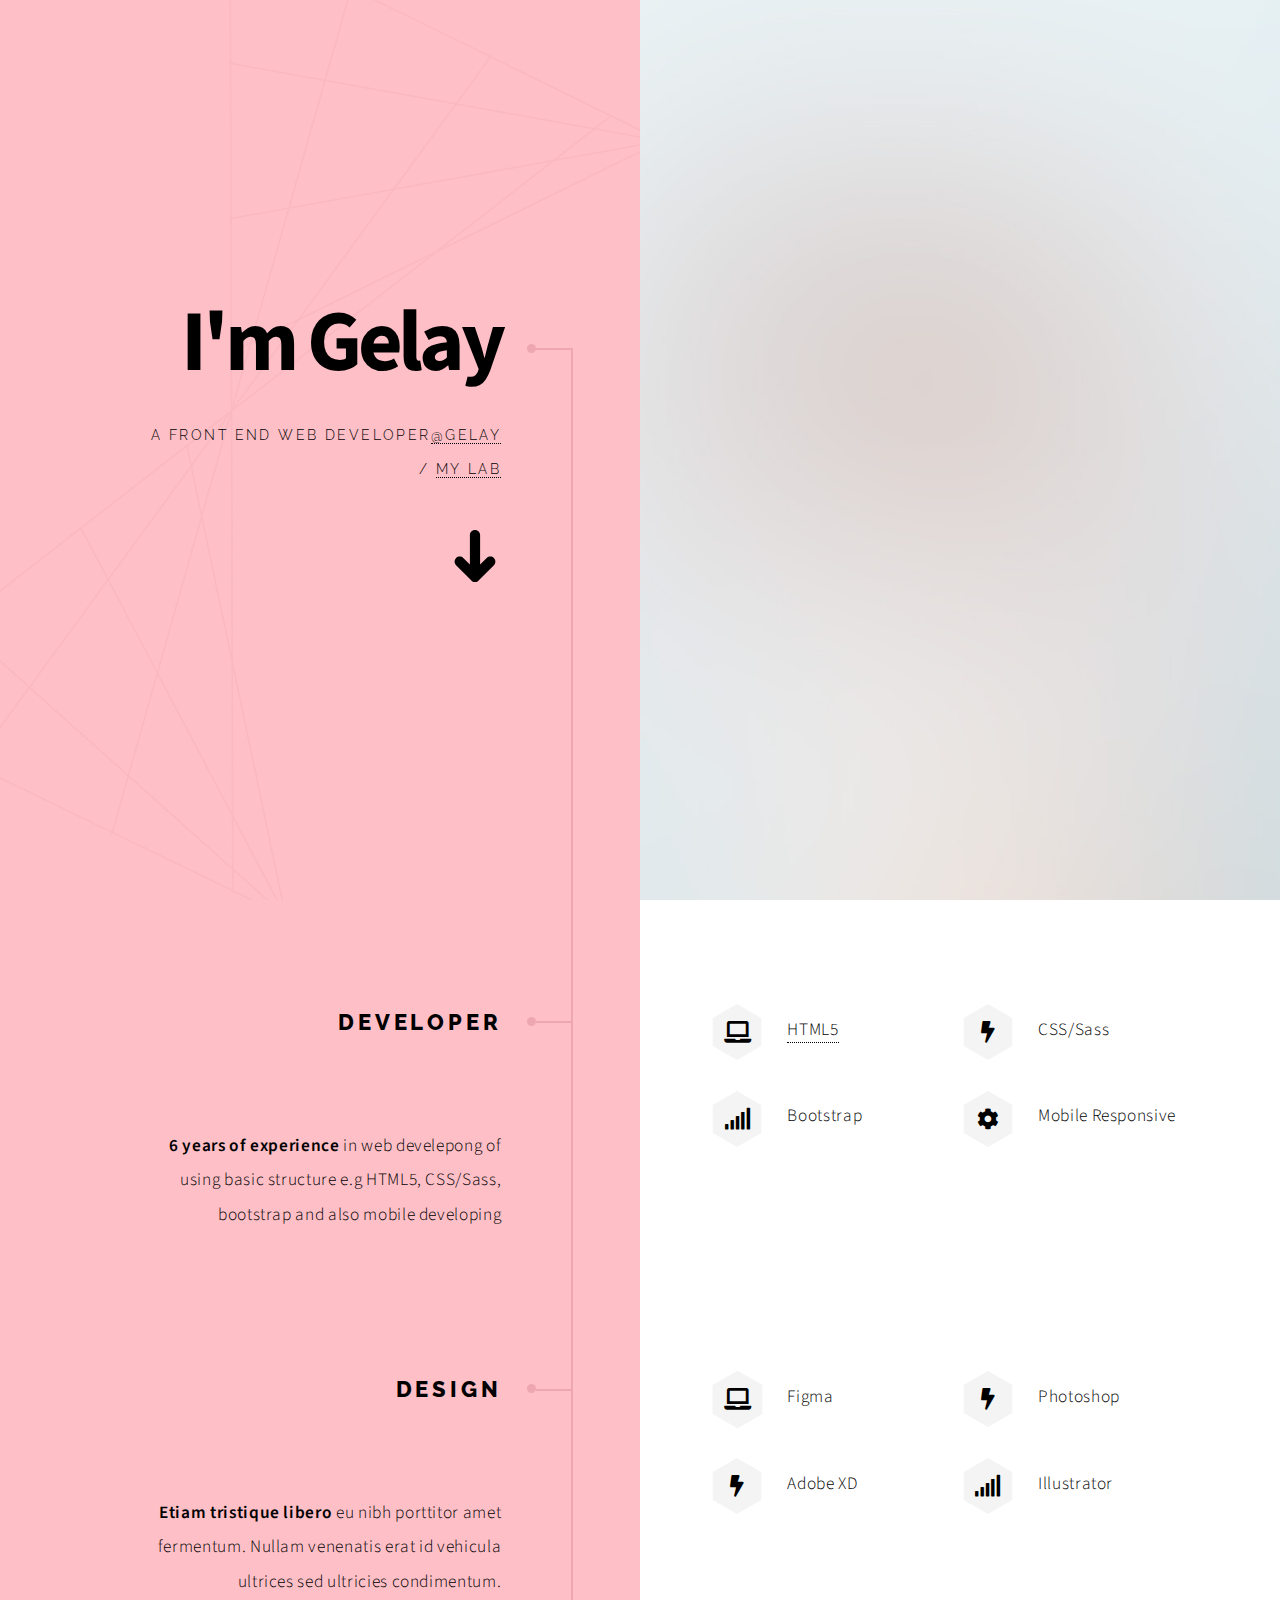
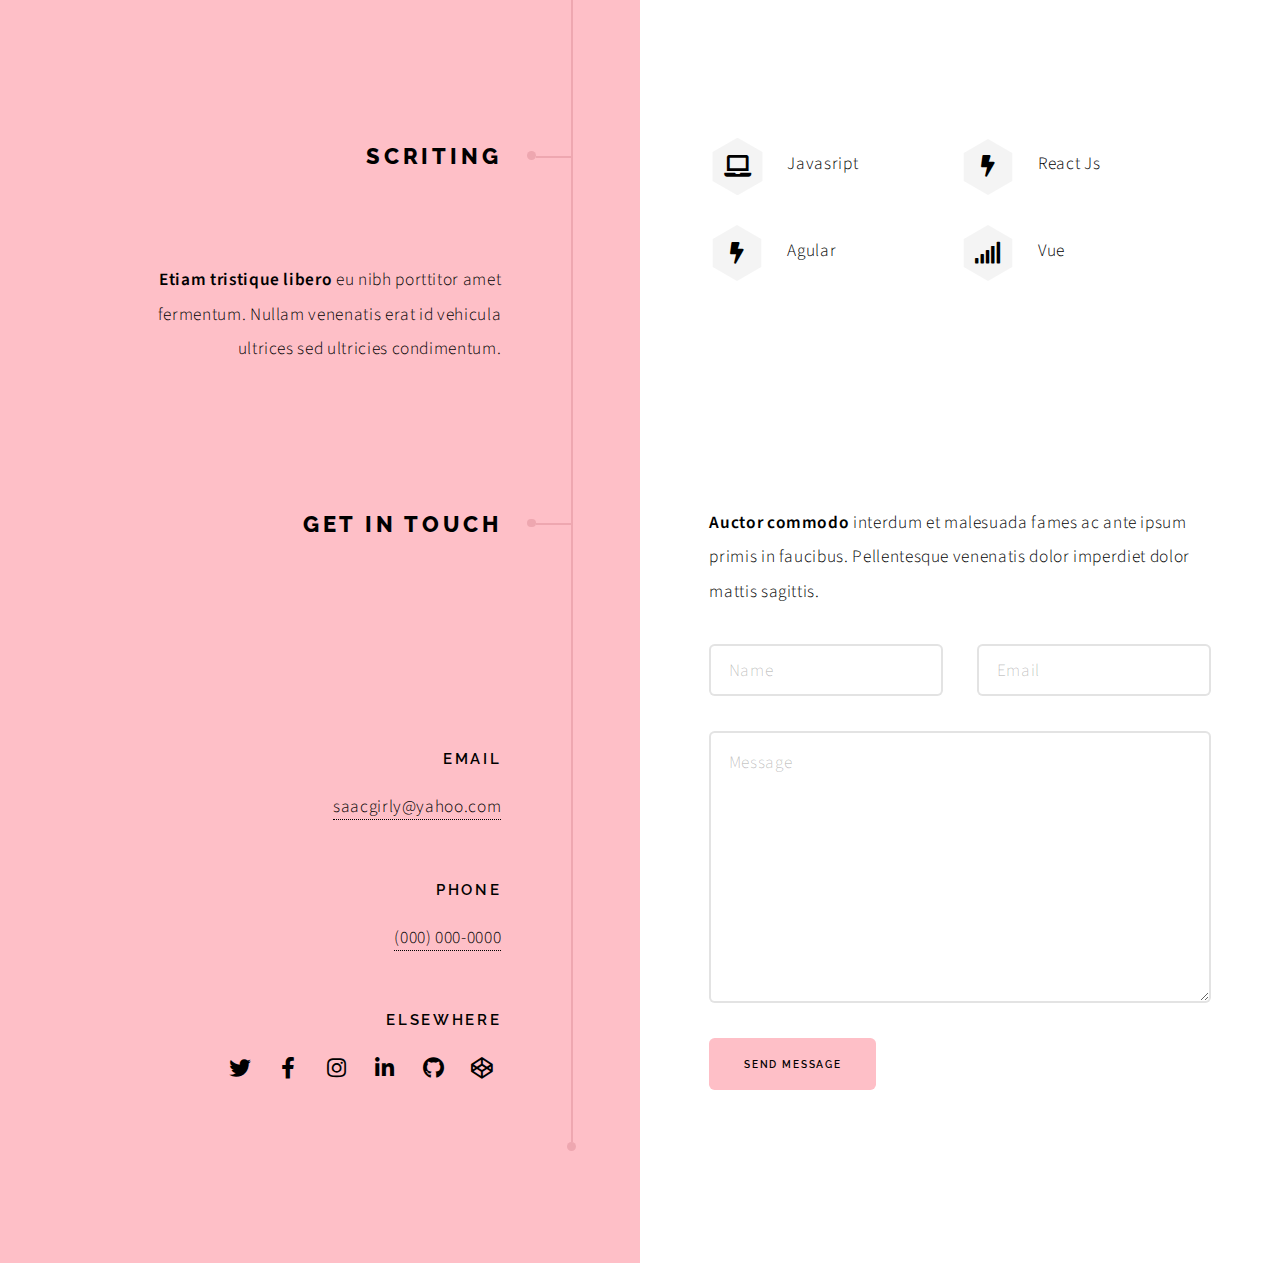
<file: index.html>
<!DOCTYPE HTML>
<html>
	<head>
		<title>Gelay Saac Web Developer</title>
		<meta charset="utf-8" />
		<meta name="viewport" content="width=device-width, initial-scale=1, user-scalable=no" />
		<meta name="description" content="" />
		<meta name="keywords" content="" />
		<link rel="stylesheet" href="assets/css/main.css" />
	</head>
	<body class="is-preload">

		<!-- Wrapper -->
			<div id="wrapper">

				<!-- Intro -->
					<section class="intro">
						<header>
							<h1>I'm Gelay</h1>
							<p>a Front end Web Developer<a href="www.linkedin.com/in/gelay-saac">@gelay</a> / <a href="https://github.com/gelaysaac-lab">MY LAB</a></p>
							<ul class="actions">
								<li><a href="#first" class="arrow scrolly"><span class="label">Next</span></a></li>
							</ul>
						</header>
						<div class="content">
							<span class="image fill" data-position="center"><img src="images/pic01.jpg" alt="" /></span>
						</div>
					</section>

				<!-- Section -->
					<section id="first">
						<header>
							<h2>Developer</h2>
							<p><strong>6 years of experience</strong> in web develepong of using basic structure e.g HTML5, CSS/Sass, bootstrap and also mobile developing</p>							
						</header>
						<div class="content">
							<ul class="feature-icons">
								<li class="icon solid fa-laptop"><a href="pages/html/index.html">HTML5</a></li>
								<li class="icon solid fa-bolt">CSS/Sass</li>
								<li class="icon solid fa-signal">Bootstrap</li>
								<li class="icon solid fa-cog">Mobile Responsive</li>
							</ul>
						</div>
					</section>

				<!-- Section -->
				<section>
					<header>
						<h2>Design</h2>
						<p><strong>Etiam tristique libero</strong> eu nibh porttitor amet fermentum. Nullam venenatis erat id vehicula ultrices sed ultricies condimentum.</p>
					</header>
					<div class="content">
						
						<ul class="feature-icons">
							<li class="icon solid fa-laptop">Figma</li>
							<li class="icon solid fa-bolt">Photoshop</li>
							<li class="icon solid fa-bolt">Adobe XD</li>
							<li class="icon solid fa-signal">Illustrator</li>
						</ul>
					
					</div>
				</section>

				<!-- Section -->
					<section>
						<header>
							<h2>Scriting</h2>
							<p><strong>Etiam tristique libero</strong> eu nibh porttitor amet fermentum. Nullam venenatis erat id vehicula ultrices sed ultricies condimentum.</p>
						</header>
						<div class="content">
							
							<ul class="feature-icons">
								<li class="icon solid fa-laptop">Javasript</li>
								<li class="icon solid fa-bolt">React Js</li>
								<li class="icon solid fa-bolt">Agular</li>
								<li class="icon solid fa-signal">Vue</li>
							</ul>
							
						</div>
					</section>

				

				<!-- Elements -->
				<!--
					<section>
						<header>
							<h2>Elements</h2>
						</header>
						<div class="content">

							<section>
								<header>f\
									<h3>Text</h3>
								</header>
								<div class="content">
									<p>This is <b>bold</b> and this is <strong>strong</strong>. This is <i>italic</i> and this is <em>emphasized</em>.
									This is <sup>superscript</sup> text and this is <sub>subscript</sub> text.
									This is <u>underlined</u> and this is code: <code>for (;;) { ... }</code>. Finally, <a href="#">this is a link</a>.</p>
									<hr />
									<h2>Heading Level 2</h2>
									<h3>Heading Level 3</h3>
									<h4>Heading Level 4</h4>
									<h5>Heading Level 5</h5>
									<hr />
									<h5>Blockquote</h5>
									<blockquote>Fringilla nisl. Donec accumsan interdum nisi, quis tincidunt felis sagittis eget tempus euismod. Vestibulum ante ipsum primis in faucibus vestibulum. Blandit adipiscing eu felis iaculis volutpat ac adipiscing accumsan faucibus. Vestibulum ante ipsum primis in faucibus lorem ipsum dolor sit amet nullam adipiscing eu felis.</blockquote>
									<h5>Preformatted</h5>
									<pre><code>i = 0;

while (!deck.isInOrder()) {
  print 'Iteration ' + i;
  deck.shuffle();
  i++;
}

print 'Sorted in ' + i + ' iterations.';</code></pre>
								</div>
							</section>

							<section>
								<header>
									<h3>Lists</h3>
								</header>
								<div class="content">

									<h4>Unordered</h4>
									<ul>
										<li>Dolor pulvinar etiam.</li>
										<li>Sagittis adipiscing.</li>
										<li>Felis enim feugiat.</li>
									</ul>

									<h4>Alternate</h4>
									<ul class="alt">
										<li>Dolor pulvinar etiam.</li>
										<li>Sagittis adipiscing.</li>
										<li>Felis enim feugiat.</li>
									</ul>

									<h4>Ordered</h4>
									<ol>
										<li>Dolor pulvinar etiam.</li>
										<li>Etiam vel felis viverra.</li>
										<li>Felis enim feugiat.</li>
										<li>Dolor pulvinar etiam.</li>
										<li>Etiam vel felis lorem.</li>
										<li>Felis enim et feugiat.</li>
									</ol>
									<h4>Icons</h4>
									<ul class="icons">
										<li><a href="#" class="icon brands fa-twitter"><span class="label">Twitter</span></a></li>
										<li><a href="#" class="icon brands fa-facebook-f"><span class="label">Facebook</span></a></li>
										<li><a href="#" class="icon brands fa-instagram"><span class="label">Instagram</span></a></li>
										<li><a href="#" class="icon brands fa-github"><span class="label">Github</span></a></li>
									</ul>

									<h4>Actions</h4>
									<ul class="actions">
										<li><a href="#" class="button primary">Default</a></li>
										<li><a href="#" class="button">Default</a></li>
									</ul>
									<ul class="actions stacked">
										<li><a href="#" class="button primary">Default</a></li>
										<li><a href="#" class="button">Default</a></li>
									</ul>
								</div>
							</section>

							<section>
								<header>
									<h3>Table</h3>
								</header>
								<div class="content">
									<h4>Default</h4>
									<div class="table-wrapper">
										<table>
											<thead>
												<tr>
													<th>Name</th>
													<th>Description</th>
													<th>Price</th>
												</tr>
											</thead>
											<tbody>
												<tr>
													<td>Item One</td>
													<td>Ante turpis integer aliquet porttitor.</td>
													<td>29.99</td>
												</tr>
												<tr>
													<td>Item Two</td>
													<td>Vis ac commodo adipiscing arcu aliquet.</td>
													<td>19.99</td>
												</tr>
												<tr>
													<td>Item Three</td>
													<td> Morbi faucibus arcu accumsan lorem.</td>
													<td>29.99</td>
												</tr>
												<tr>
													<td>Item Four</td>
													<td>Vitae integer tempus condimentum.</td>
													<td>19.99</td>
												</tr>
												<tr>
													<td>Item Five</td>
													<td>Ante turpis integer aliquet porttitor.</td>
													<td>29.99</td>
												</tr>
											</tbody>
											<tfoot>
												<tr>
													<td colspan="2"></td>
													<td>100.00</td>
												</tr>
											</tfoot>
										</table>
									</div>

									<h4>Alternate</h4>
									<div class="table-wrapper">
										<table class="alt">
											<thead>
												<tr>
													<th>Name</th>
													<th>Description</th>
													<th>Price</th>
												</tr>
											</thead>
											<tbody>
												<tr>
													<td>Item One</td>
													<td>Ante turpis integer aliquet porttitor.</td>
													<td>29.99</td>
												</tr>
												<tr>
													<td>Item Two</td>
													<td>Vis ac commodo adipiscing arcu aliquet.</td>
													<td>19.99</td>
												</tr>
												<tr>
													<td>Item Three</td>
													<td> Morbi faucibus arcu accumsan lorem.</td>
													<td>29.99</td>
												</tr>
												<tr>
													<td>Item Four</td>
													<td>Vitae integer tempus condimentum.</td>
													<td>19.99</td>
												</tr>
												<tr>
													<td>Item Five</td>
													<td>Ante turpis integer aliquet porttitor.</td>
													<td>29.99</td>
												</tr>
											</tbody>
											<tfoot>
												<tr>
													<td colspan="2"></td>
													<td>100.00</td>
												</tr>
											</tfoot>
										</table>
									</div>
								</div>
							</section>

							<section>
								<header>
									<h3>Buttons</h3>
								</header>
								<div class="content">
									<ul class="actions">
										<li><a href="#" class="button primary">Primary</a></li>
										<li><a href="#" class="button">Default</a></li>
									</ul>
									<ul class="actions">
										<li><a href="#" class="button large">Large</a></li>
										<li><a href="#" class="button">Default</a></li>
										<li><a href="#" class="button small">Small</a></li>
									</ul>
									<ul class="actions">
										<li><a href="#" class="button primary icon solid fa-download">Icon</a></li>
										<li><a href="#" class="button icon solid fa-download">Icon</a></li>
									</ul>
									<ul class="actions">
										<li><span class="button primary disabled">Disabled</span></li>
										<li><span class="button disabled">Disabled</span></li>
									</ul>
								</div>
							</section>

							<section>
								<header>
									<h3>Form</h3>
								</header>
								<div class="content">
									<form method="post" action="#">
										<div class="fields">
											<div class="field half">
												<label for="demo-name">Name</label>
												<input type="text" name="demo-name" id="demo-name" value="" placeholder="Jane Doe" />
											</div>
											<div class="field half">
												<label for="demo-email">Email</label>
												<input type="email" name="demo-email" id="demo-email" value="" placeholder="jane@untitled.tld" />
											</div>
											<div class="field">
												<label for="demo-category">Category</label>
												<select name="demo-category" id="demo-category">
													<option value="">-</option>
													<option value="1">Manufacturing</option>
													<option value="1">Shipping</option>
													<option value="1">Administration</option>
													<option value="1">Human Resources</option>
												</select>
											</div>
											<div class="field half">
												<input type="radio" id="demo-priority-low" name="demo-priority" checked>
												<label for="demo-priority-low">Low</label>
											</div>
											<div class="field half">
												<input type="radio" id="demo-priority-high" name="demo-priority">
												<label for="demo-priority-high">High</label>
											</div>
											<div class="field half">
												<input type="checkbox" id="demo-copy" name="demo-copy">
												<label for="demo-copy">Email me a copy</label>
											</div>
											<div class="field half">
												<input type="checkbox" id="demo-human" name="demo-human" checked>
												<label for="demo-human">Not a robot</label>
											</div>
											<div class="field">
												<label for="demo-message">Message</label>
												<textarea name="demo-message" id="demo-message" placeholder="Enter your message" rows="6"></textarea>
											</div>
										</div>
										<ul class="actions">
											<li><input type="submit" value="Send Message" class="primary" /></li>
											<li><input type="reset" value="Reset" /></li>
										</ul>
									</form>
								</div>
							</section>

						</div>
					</section>
				-->

				<!-- Section -->
					<section>
						<header>
							<h2>Get in touch</h2>
						</header>
						<div class="content">
							<p><strong>Auctor commodo</strong> interdum et malesuada fames ac ante ipsum primis in faucibus. Pellentesque venenatis dolor imperdiet dolor mattis sagittis.</p>
							<form>
								<div class="fields">
									<div class="field half">
										<input type="text" name="name" id="name" placeholder="Name" />
									</div>
									<div class="field half">
										<input type="email" name="email" id="email" placeholder="Email" />
									</div>
									<div class="field">
										<textarea name="message" id="message" placeholder="Message" rows="7"></textarea>
									</div>
								</div>
								<ul class="actions">
									<li><input type="submit" value="Send Message" class="button primary" /></li>
								</ul>
							</form>
						</div>
						<footer>
							<ul class="items">
								<li>
									<h3>Email</h3>
									<a href="#">saacgirly@yahoo.com</a>
								</li>
								<li>
									<h3>Phone</h3>
									<a href="#">(000) 000-0000</a>
								</li>
								
								<li>
									<h3>Elsewhere</h3>
									<ul class="icons">
										<li><a href="#" class="icon brands fa-twitter"><span class="label">Twitter</span></a></li>
										<li><a href="#" class="icon brands fa-facebook-f"><span class="label">Facebook</span></a></li>
										<li><a href="#" class="icon brands fa-instagram"><span class="label">Instagram</span></a></li>
										<li><a href="#" class="icon brands fa-linkedin-in"><span class="label">LinkedIn</span></a></li>
										<li><a href="#" class="icon brands fa-github"><span class="label">GitHub</span></a></li>
										<li><a href="#" class="icon brands fa-codepen"><span class="label">Codepen</span></a></li>
									</ul>
								</li>
							</ul>
						</footer>
					</section>

				<!-- Copyright -->
					<!-- <div class="copyright">&copy; Untitled. All rights reserved. Design: <a href="https://html5up.net">HTML5 UP</a>.</div> -->

			</div>

		<!-- Scripts -->
			<script src="assets/js/jquery.min.js"></script>
			<script src="assets/js/jquery.scrolly.min.js"></script>
			<script src="assets/js/browser.min.js"></script>
			<script src="assets/js/breakpoints.min.js"></script>
			<script src="assets/js/util.js"></script>
			<script src="assets/js/main.js"></script>

	</body>
</html>
</file>
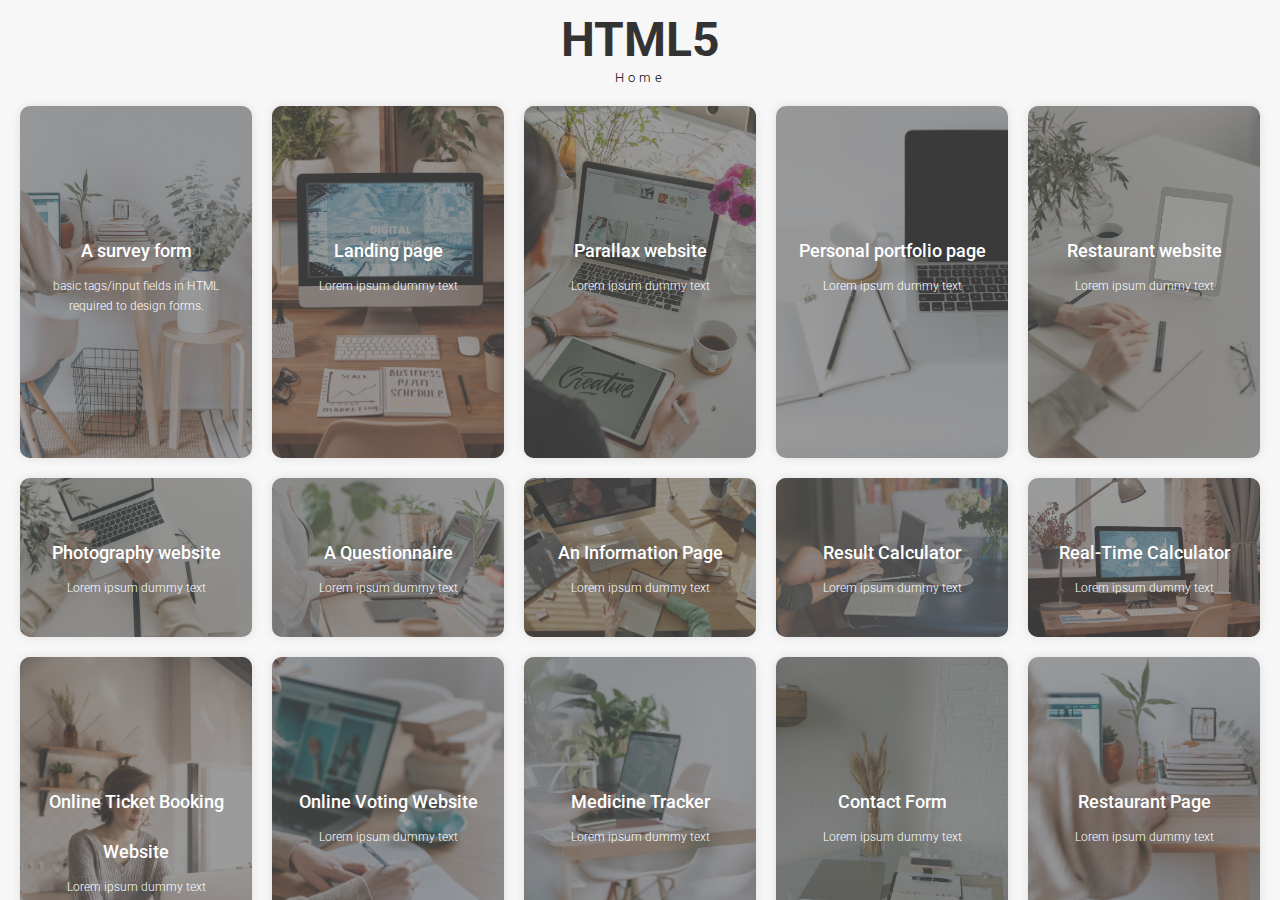
<file: pages/html/index.html>
<!DOCTYPE html>
<html lang="en">
<head>
<meta charset="UTF-8">
<meta name="viewport" content="width=device-width, initial-scale=1.0">
<title>HTML Page</title>
<link rel="preconnect" href="https://fonts.googleapis.com">
<link rel="preconnect" href="https://fonts.gstatic.com" crossorigin>
<link href="https://fonts.googleapis.com/css2?family=Roboto:ital,wght@0,100;0,300;0,400;0,500;0,700;1,100;1,300;1,400;1,500;1,700&display=swap" rel="stylesheet">
<style>
  body {
    margin: 0;
    font-family: 'Roboto', sans-serif;
  }
  .container {
    height: 100vh;
    overflow-x: hidden;
    overflow-y: auto;
    /* perspective: 1px; */
    background-color: #f6f6f6d6;
  }
  .parallax-section {
    position: relative;
    width: 100%;
    /*height: 100vh;*/
    display: flex;
    justify-content: center;
    align-items: center;
    /* background-attachment: fixed; */
    background-size: cover;
    background-position: center;
   
  }
  .parallax-content {
    text-align: center;
    color: #343333;
  }
  .parallax-content h1 {
    font-size: 3rem;
    margin-bottom: 20px;
    line-height: 15px ;
  }
  .parallax-content p {
    font-size: 1.5rem;
    margin-bottom: 40px;
  }
  .image-grid {
    display: grid;
    grid-template-columns: repeat(auto-fit, minmax(200px, 1fr));
    gap: 20px;
    padding: 20px;
  }
  .image-item {
    overflow: hidden;
    border-radius: 10px;
    box-shadow: 0px 0px 10px rgba(0, 0, 0, 0.1);
  }
  .image-item img {
    width: 100%;
    height: 100%;
    object-fit: cover;
    transition: transform 0.5s ease;
  }
  .image-item:hover img {
    transform: scale(1.1);
  }
  .image-item{
    position: relative;
  }
  .title{
    background: #5e5e5e9e;
    position: absolute;
    width: 100%;
    top: 0;
    height: 100%;
    color: #fff;
  }
  .title div{
    height: 100px;
    line-height: 100px;
    text-align: center;
    line-height: 50px;
  }
  .heading {
    font-weight: 500;
    font-size: 18px;
  }
  .heading a{
    color: #fff;
    text-decoration: none;
  }
  .heading a:hover{
    color:#d2d2d2
  }
  .heading .desc{
    text-align: center;
    display: block;
    font-weight: 300;
    font-size: 12px;
    padding: 0 20px;
    line-height: 20px;
  }
  .v-50{
    padding-top: 120px;
  }
  .v-10{
    padding-top: 50px;
  }
  .link{
    line-height: 17px;
    font-weight: 300;
    color: #000;
    font-size: 13px;
    letter-spacing: 4px;
    text-decoration: blink;
  }
  
</style>
</head>
<body>
<div class="container">
  <section class="parallax-section">
    <div class="parallax-content">
      <h1>HTML5</h1>
      <a class="link" href="../../index.html">Home</a>
    </div>
  </section>
  <div class="image-grid">
    <div class="image-item">
      <img src="img/ov-img1.jpg" alt="Image 1">
      <div class="title">
        <div class='heading v-50'><a href="">A survey form </a><span class="desc">basic tags/input fields in HTML required to design forms.</span></div>
      </div>
    </div>
    <div class="image-item"><img src="img/ov-img2.jpg" alt="Image 2">
      <div class="title">
        <div class='heading v-50'><a href="">Landing page</a>
          <span class="desc">Lorem ipsum dummy text</span></div>        
      </div>
    </div>
    <div class="image-item"><img src="img/ov-img3.jpg" alt="Image 3">
      <div class="title">
        <div class='heading v-50'>Parallax website
          <span class="desc">Lorem ipsum dummy text</span></div>        
      </div>
    </div>
    <div class="image-item"><img src="img/ov-img4.jpg" alt="Image 4">
      <div class="title">
        <div class='heading v-50'>Personal portfolio page
          <span class="desc">Lorem ipsum dummy text</span></div>        
      </div>
    </div>
    <div class="image-item"><img src="img/ov-img5.jpg" alt="Image 2">
      <div class="title">
        <div class='heading v-50'><a href="">Restaurant website</a>
          <span class="desc">Lorem ipsum dummy text</span></div>        
      </div>
    </div>
    <div class="image-item"><img src="img/ov-img6.jpg" alt="Image 2">
      <div class="title">
        <div class='heading v-10'><a href="">Photography website </a>
          <span class="desc">Lorem ipsum dummy text</span></div>        
      </div>
    </div>
    <div class="image-item"><img src="img/ov-img7.jpg" alt="Image 2">
      <div class="title">
        <div class='heading v-10'><a href="">A Questionnaire</a>
          <span class="desc">Lorem ipsum dummy text</span></div>        
      </div>
    </div>
    <div class="image-item"><img src="img/ov-img8.jpg" alt="Image 2">
      <div class="title">
        <div class='heading v-10'><a href="">An Information Page</a>
          <span class="desc">Lorem ipsum dummy text</span></div>        
      </div>
    </div>
    <div class="image-item"><img src="img/ov-img9.jpg" alt="Image 2">
      <div class="title">
        <div class='heading v-10'><a href="">Result Calculator</a>
          <span class="desc">Lorem ipsum dummy text</span></div>        
      </div>
    </div>
    <div class="image-item"><img src="img/ov-img10.jpg" alt="Image 2">
      <div class="title">
        <div class='heading v-10'><a href="">Real-Time Calculator</a>
          <span class="desc">Lorem ipsum dummy text</span></div>        
      </div>
    </div>
    <div class="image-item"><img src="img/ov-img11.jpg" alt="Image 2">
      <div class="title">
        <div class='heading v-50'><a href="">Online Ticket Booking Website</a>
          <span class="desc">Lorem ipsum dummy text</span></div>        
      </div>
    </div>
    <div class="image-item"><img src="img/ov-img12.jpg" alt="Image 2">
      <div class="title">
        <div class='heading v-50'><a href="">Online Voting Website</a>
          <span class="desc">Lorem ipsum dummy text</span></div>        
      </div>
    </div>
    <div class="image-item"><img src="img/ov-img13.jpg" alt="Image 2">
      <div class="title">
        <div class='heading v-50'><a href="">Medicine Tracker</a>
          <span class="desc">Lorem ipsum dummy text</span></div>        
      </div>
    </div>
    <div class="image-item"><img src="img/ov-img14.jpg" alt="Image 2">
      <div class="title">
        <div class='heading v-50'><a href="">Contact Form</a>
          <span class="desc">Lorem ipsum dummy text</span></div>        
      </div>
    </div>
    <div class="image-item"><img src="img/ov-img15.jpg" alt="Image 2">
      <div class="title">
        <div class='heading v-50'><a href="">Restaurant Page</a>
          <span class="desc">Lorem ipsum dummy text</span></div>        
      </div>
    </div>
  </div>
</div>
</body>
</html>
</file>
<file: assets/css/main.css>
@import url(fontawesome-all.min.css);
@import url("https://fonts.googleapis.com/css?family=Source+Sans+Pro:300,600,700,300i,600i,700i|Raleway:600,800");
/*
	Paradigm Shift by HTML5 UP
	html5up.net | @ajlkn
	Free for personal and commercial use under the CCA 3.0 license (html5up.net/license)
*/
html, body, div, span, applet, object,
iframe, h1, h2, h3, h4, h5, h6, p, blockquote,
pre, a, abbr, acronym, address, big, cite,
code, del, dfn, em, img, ins, kbd, q, s, samp,
small, strike, strong, sub, sup, tt, var, b,
u, i, center, dl, dt, dd, ol, ul, li, fieldset,
form, label, legend, table, caption, tbody,
tfoot, thead, tr, th, td, article, aside,
canvas, details, embed, figure, figcaption,
footer, header, hgroup, menu, nav, output, ruby,
section, summary, time, mark, audio, video {
  margin: 0;
  padding: 0;
  border: 0;
  font-size: 100%;
  font: inherit;
  vertical-align: baseline; }

article, aside, details, figcaption, figure,
footer, header, hgroup, menu, nav, section {
  display: block; }

body {
  line-height: 1; }

ol, ul {
  list-style: none; }

blockquote, q {
  quotes: none; }
  blockquote:before, blockquote:after, q:before, q:after {
    content: '';
    content: none; }

table {
  border-collapse: collapse;
  border-spacing: 0; }

body {
  -webkit-text-size-adjust: none; }

mark {
  background-color: transparent;
  color: inherit; }

input::-moz-focus-inner {
  border: 0;
  padding: 0; }

input, select, textarea {
  -moz-appearance: none;
  -webkit-appearance: none;
  -ms-appearance: none;
  appearance: none; }

/* Basic */
@-ms-viewport {
  width: device-width; }
body {
  -ms-overflow-style: scrollbar; }

@media screen and (max-width: 480px) {
  html, body {
    min-width: 320px; } }
html {
  box-sizing: border-box; }

*, *:before, *:after {
  box-sizing: inherit; }

html {
  overflow-x: hidden; }

body {
  background: #ffffff;
  overflow-x: hidden; }
  body.is-preload *, body.is-preload *:before, body.is-preload *:after {
    -moz-animation: none !important;
    -webkit-animation: none !important;
    -ms-animation: none !important;
    animation: none !important;
    -moz-transition: none !important;
    -webkit-transition: none !important;
    -ms-transition: none !important;
    transition: none !important; }

.p-50 {
  padding: 50px; }

.col {
  flex: 1; }

/* Typography */
html {
  font-size: 18pt; }
  @media screen and (max-width: 1920px) {
    html {
      font-size: 13pt; } }
  @media screen and (max-width: 1152px) {
    html {
      font-size: 14pt; } }
  @media screen and (max-width: 736px) {
    html {
      font-size: 12pt; } }
  @media screen and (max-width: 480px) {
    html {
      font-size: 11pt; } }

body {
  background-color: #ffffff;
  color: #000000; }

body, input, select, textarea {
  color: #000000;
  font-family: "Source Sans Pro", Helvetica, sans-serif;
  font-size: 1rem;
  font-weight: 300;
  letter-spacing: 0.0375em;
  line-height: 2; }

a {
  -moz-transition: border-bottom-color 0.25s ease-in-out;
  -webkit-transition: border-bottom-color 0.25s ease-in-out;
  -ms-transition: border-bottom-color 0.25s ease-in-out;
  transition: border-bottom-color 0.25s ease-in-out;
  text-decoration: none;
  color: #000000;
  border-bottom: dotted 1px; }
  a:hover {
    text-decoration: none;
    border-bottom-color: transparent; }

strong, b {
  font-weight: 600;
  color: #000000; }

em, i {
  font-style: italic; }

p {
  margin: 0 0 2rem 0; }

h1, h2, h3, h4, h5, h6 {
  color: #000000;
  font-family: "Raleway", Helvetica, sans-serif;
  font-weight: 600;
  letter-spacing: 0.175em;
  line-height: 1.75;
  margin: 0 0 1.5rem 0;
  text-transform: uppercase; }
  h1 a, h2 a, h3 a, h4 a, h5 a, h6 a {
    color: inherit;
    text-decoration: none; }

h1 {
  font-family: "Source Sans Pro", Helvetica, sans-serif;
  font-size: 5rem;
  font-weight: 700;
  letter-spacing: -0.05em;
  line-height: 1.1;
  margin: 0 0 1.5rem 0;
  text-transform: none; }

h2 {
  font-size: 1.25rem;
  font-weight: 800;
  margin: 0 0 2rem 0; }

h3 {
  font-size: 0.875rem; }

h4 {
  font-size: 0.875rem; }

h5 {
  font-size: 0.75rem; }

h6 {
  font-size: 0.625rem; }

@media screen and (max-width: 736px) {
  h1 {
    font-size: 4.5rem;
    line-height: 1.1; }

  h2 {
    font-size: 1.25rem;
    line-height: 1.7; }

  h3 {
    font-size: 0.9rem; }

  h4 {
    font-size: 0.75rem; }

  h5 {
    font-size: 0.675rem; } }
@media screen and (max-width: 360px) {
  h1 {
    font-size: 3.75rem; }

  h2 {
    font-size: 1.125rem; }

  h3 {
    font-size: 0.8rem; }

  h4 {
    font-size: 0.675rem; }

  h5 {
    font-size: 0.675rem; } }
sub {
  font-size: 0.8rem;
  position: relative;
  top: 0.5rem; }

sup {
  font-size: 0.8rem;
  position: relative;
  top: -0.5rem; }

blockquote {
  border-left: solid 0.5rem rgba(144, 144, 144, 0.25);
  font-style: italic;
  margin: 0 0 2rem 0;
  padding: 1rem 0 1rem 2rem; }

code {
  background: rgba(144, 144, 144, 0.1);
  border-radius: 0.325rem;
  font-family: "Courier New", monospace;
  font-size: 0.9rem;
  margin: 0 0.25rem;
  padding: 0.25rem 0.65rem; }

pre {
  -webkit-overflow-scrolling: touch;
  font-family: "Courier New", monospace;
  font-size: 0.9rem;
  margin: 0 0 2rem 0;
  width: 100%; }
  pre code {
    display: block;
    line-height: 1.75;
    padding: 1rem 1.5rem;
    overflow-x: auto; }

hr {
  border: 0;
  border-bottom: solid 2px rgba(144, 144, 144, 0.25);
  margin: 3rem 0; }
  hr.major {
    margin: 5rem 0; }
  @media screen and (max-width: 736px) {
    hr.major {
      margin: 3rem 0; } }

/* Row */
.row {
  display: flex;
  flex-wrap: wrap;
  box-sizing: border-box;
  align-items: stretch; }
  .row > * {
    box-sizing: border-box; }
  .row.gtr-uniform > * > :last-child {
    margin-bottom: 0; }
  .row.aln-left {
    justify-content: flex-start; }
  .row.aln-center {
    justify-content: center; }
  .row.aln-right {
    justify-content: flex-end; }
  .row.aln-top {
    align-items: flex-start; }
  .row.aln-middle {
    align-items: center; }
  .row.aln-bottom {
    align-items: flex-end; }
  .row > .imp {
    order: -1; }
  .row > .col-1 {
    width: 8.3333333333%; }
  .row > .off-1 {
    margin-left: 8.3333333333%; }
  .row > .col-2 {
    width: 16.6666666667%; }
  .row > .off-2 {
    margin-left: 16.6666666667%; }
  .row > .col-3 {
    width: 25%; }
  .row > .off-3 {
    margin-left: 25%; }
  .row > .col-4 {
    width: 33.3333333333%; }
  .row > .off-4 {
    margin-left: 33.3333333333%; }
  .row > .col-5 {
    width: 41.6666666667%; }
  .row > .off-5 {
    margin-left: 41.6666666667%; }
  .row > .col-6 {
    width: 50%; }
  .row > .off-6 {
    margin-left: 50%; }
  .row > .col-7 {
    width: 58.3333333333%; }
  .row > .off-7 {
    margin-left: 58.3333333333%; }
  .row > .col-8 {
    width: 66.6666666667%; }
  .row > .off-8 {
    margin-left: 66.6666666667%; }
  .row > .col-9 {
    width: 75%; }
  .row > .off-9 {
    margin-left: 75%; }
  .row > .col-10 {
    width: 83.3333333333%; }
  .row > .off-10 {
    margin-left: 83.3333333333%; }
  .row > .col-11 {
    width: 91.6666666667%; }
  .row > .off-11 {
    margin-left: 91.6666666667%; }
  .row > .col-12 {
    width: 100%; }
  .row > .off-12 {
    margin-left: 100%; }
  .row.gtr-0 {
    margin-top: 0;
    margin-left: 0rem; }
    .row.gtr-0 > * {
      padding: 0 0 0 0rem; }
    .row.gtr-0.gtr-uniform {
      margin-top: 0rem; }
      .row.gtr-0.gtr-uniform > * {
        padding-top: 0rem; }
  .row.gtr-25 {
    margin-top: 0;
    margin-left: -0.5rem; }
    .row.gtr-25 > * {
      padding: 0 0 0 0.5rem; }
    .row.gtr-25.gtr-uniform {
      margin-top: -0.5rem; }
      .row.gtr-25.gtr-uniform > * {
        padding-top: 0.5rem; }
  .row.gtr-50 {
    margin-top: 0;
    margin-left: -1rem; }
    .row.gtr-50 > * {
      padding: 0 0 0 1rem; }
    .row.gtr-50.gtr-uniform {
      margin-top: -1rem; }
      .row.gtr-50.gtr-uniform > * {
        padding-top: 1rem; }
  .row {
    margin-top: 0;
    margin-left: -2rem; }
    .row > * {
      padding: 0 0 0 2rem; }
    .row.gtr-uniform {
      margin-top: -2rem; }
      .row.gtr-uniform > * {
        padding-top: 2rem; }
  .row.gtr-150 {
    margin-top: 0;
    margin-left: -3rem; }
    .row.gtr-150 > * {
      padding: 0 0 0 3rem; }
    .row.gtr-150.gtr-uniform {
      margin-top: -3rem; }
      .row.gtr-150.gtr-uniform > * {
        padding-top: 3rem; }
  .row.gtr-200 {
    margin-top: 0;
    margin-left: -4rem; }
    .row.gtr-200 > * {
      padding: 0 0 0 4rem; }
    .row.gtr-200.gtr-uniform {
      margin-top: -4rem; }
      .row.gtr-200.gtr-uniform > * {
        padding-top: 4rem; }
  @media screen and (max-width: 1920px) {
    .row {
      display: flex;
      flex-wrap: wrap;
      box-sizing: border-box;
      align-items: stretch; }
      .row > * {
        box-sizing: border-box; }
      .row.gtr-uniform > * > :last-child {
        margin-bottom: 0; }
      .row.aln-left {
        justify-content: flex-start; }
      .row.aln-center {
        justify-content: center; }
      .row.aln-right {
        justify-content: flex-end; }
      .row.aln-top {
        align-items: flex-start; }
      .row.aln-middle {
        align-items: center; }
      .row.aln-bottom {
        align-items: flex-end; }
      .row > .imp-xlarge {
        order: -1; }
      .row > .col-1-xlarge {
        width: 8.3333333333%; }
      .row > .off-1-xlarge {
        margin-left: 8.3333333333%; }
      .row > .col-2-xlarge {
        width: 16.6666666667%; }
      .row > .off-2-xlarge {
        margin-left: 16.6666666667%; }
      .row > .col-3-xlarge {
        width: 25%; }
      .row > .off-3-xlarge {
        margin-left: 25%; }
      .row > .col-4-xlarge {
        width: 33.3333333333%; }
      .row > .off-4-xlarge {
        margin-left: 33.3333333333%; }
      .row > .col-5-xlarge {
        width: 41.6666666667%; }
      .row > .off-5-xlarge {
        margin-left: 41.6666666667%; }
      .row > .col-6-xlarge {
        width: 50%; }
      .row > .off-6-xlarge {
        margin-left: 50%; }
      .row > .col-7-xlarge {
        width: 58.3333333333%; }
      .row > .off-7-xlarge {
        margin-left: 58.3333333333%; }
      .row > .col-8-xlarge {
        width: 66.6666666667%; }
      .row > .off-8-xlarge {
        margin-left: 66.6666666667%; }
      .row > .col-9-xlarge {
        width: 75%; }
      .row > .off-9-xlarge {
        margin-left: 75%; }
      .row > .col-10-xlarge {
        width: 83.3333333333%; }
      .row > .off-10-xlarge {
        margin-left: 83.3333333333%; }
      .row > .col-11-xlarge {
        width: 91.6666666667%; }
      .row > .off-11-xlarge {
        margin-left: 91.6666666667%; }
      .row > .col-12-xlarge {
        width: 100%; }
      .row > .off-12-xlarge {
        margin-left: 100%; }
      .row.gtr-0 {
        margin-top: 0;
        margin-left: 0rem; }
        .row.gtr-0 > * {
          padding: 0 0 0 0rem; }
        .row.gtr-0.gtr-uniform {
          margin-top: 0rem; }
          .row.gtr-0.gtr-uniform > * {
            padding-top: 0rem; }
      .row.gtr-25 {
        margin-top: 0;
        margin-left: -0.5rem; }
        .row.gtr-25 > * {
          padding: 0 0 0 0.5rem; }
        .row.gtr-25.gtr-uniform {
          margin-top: -0.5rem; }
          .row.gtr-25.gtr-uniform > * {
            padding-top: 0.5rem; }
      .row.gtr-50 {
        margin-top: 0;
        margin-left: -1rem; }
        .row.gtr-50 > * {
          padding: 0 0 0 1rem; }
        .row.gtr-50.gtr-uniform {
          margin-top: -1rem; }
          .row.gtr-50.gtr-uniform > * {
            padding-top: 1rem; }
      .row {
        margin-top: 0;
        margin-left: -2rem; }
        .row > * {
          padding: 0 0 0 2rem; }
        .row.gtr-uniform {
          margin-top: -2rem; }
          .row.gtr-uniform > * {
            padding-top: 2rem; }
      .row.gtr-150 {
        margin-top: 0;
        margin-left: -3rem; }
        .row.gtr-150 > * {
          padding: 0 0 0 3rem; }
        .row.gtr-150.gtr-uniform {
          margin-top: -3rem; }
          .row.gtr-150.gtr-uniform > * {
            padding-top: 3rem; }
      .row.gtr-200 {
        margin-top: 0;
        margin-left: -4rem; }
        .row.gtr-200 > * {
          padding: 0 0 0 4rem; }
        .row.gtr-200.gtr-uniform {
          margin-top: -4rem; }
          .row.gtr-200.gtr-uniform > * {
            padding-top: 4rem; } }
  @media screen and (max-width: 1280px) {
    .row {
      display: flex;
      flex-wrap: wrap;
      box-sizing: border-box;
      align-items: stretch; }
      .row > * {
        box-sizing: border-box; }
      .row.gtr-uniform > * > :last-child {
        margin-bottom: 0; }
      .row.aln-left {
        justify-content: flex-start; }
      .row.aln-center {
        justify-content: center; }
      .row.aln-right {
        justify-content: flex-end; }
      .row.aln-top {
        align-items: flex-start; }
      .row.aln-middle {
        align-items: center; }
      .row.aln-bottom {
        align-items: flex-end; }
      .row > .imp-large {
        order: -1; }
      .row > .col-1-large {
        width: 8.3333333333%; }
      .row > .off-1-large {
        margin-left: 8.3333333333%; }
      .row > .col-2-large {
        width: 16.6666666667%; }
      .row > .off-2-large {
        margin-left: 16.6666666667%; }
      .row > .col-3-large {
        width: 25%; }
      .row > .off-3-large {
        margin-left: 25%; }
      .row > .col-4-large {
        width: 33.3333333333%; }
      .row > .off-4-large {
        margin-left: 33.3333333333%; }
      .row > .col-5-large {
        width: 41.6666666667%; }
      .row > .off-5-large {
        margin-left: 41.6666666667%; }
      .row > .col-6-large {
        width: 50%; }
      .row > .off-6-large {
        margin-left: 50%; }
      .row > .col-7-large {
        width: 58.3333333333%; }
      .row > .off-7-large {
        margin-left: 58.3333333333%; }
      .row > .col-8-large {
        width: 66.6666666667%; }
      .row > .off-8-large {
        margin-left: 66.6666666667%; }
      .row > .col-9-large {
        width: 75%; }
      .row > .off-9-large {
        margin-left: 75%; }
      .row > .col-10-large {
        width: 83.3333333333%; }
      .row > .off-10-large {
        margin-left: 83.3333333333%; }
      .row > .col-11-large {
        width: 91.6666666667%; }
      .row > .off-11-large {
        margin-left: 91.6666666667%; }
      .row > .col-12-large {
        width: 100%; }
      .row > .off-12-large {
        margin-left: 100%; }
      .row.gtr-0 {
        margin-top: 0;
        margin-left: 0rem; }
        .row.gtr-0 > * {
          padding: 0 0 0 0rem; }
        .row.gtr-0.gtr-uniform {
          margin-top: 0rem; }
          .row.gtr-0.gtr-uniform > * {
            padding-top: 0rem; }
      .row.gtr-25 {
        margin-top: 0;
        margin-left: -0.375rem; }
        .row.gtr-25 > * {
          padding: 0 0 0 0.375rem; }
        .row.gtr-25.gtr-uniform {
          margin-top: -0.375rem; }
          .row.gtr-25.gtr-uniform > * {
            padding-top: 0.375rem; }
      .row.gtr-50 {
        margin-top: 0;
        margin-left: -0.75rem; }
        .row.gtr-50 > * {
          padding: 0 0 0 0.75rem; }
        .row.gtr-50.gtr-uniform {
          margin-top: -0.75rem; }
          .row.gtr-50.gtr-uniform > * {
            padding-top: 0.75rem; }
      .row {
        margin-top: 0;
        margin-left: -1.5rem; }
        .row > * {
          padding: 0 0 0 1.5rem; }
        .row.gtr-uniform {
          margin-top: -1.5rem; }
          .row.gtr-uniform > * {
            padding-top: 1.5rem; }
      .row.gtr-150 {
        margin-top: 0;
        margin-left: -2.25rem; }
        .row.gtr-150 > * {
          padding: 0 0 0 2.25rem; }
        .row.gtr-150.gtr-uniform {
          margin-top: -2.25rem; }
          .row.gtr-150.gtr-uniform > * {
            padding-top: 2.25rem; }
      .row.gtr-200 {
        margin-top: 0;
        margin-left: -3rem; }
        .row.gtr-200 > * {
          padding: 0 0 0 3rem; }
        .row.gtr-200.gtr-uniform {
          margin-top: -3rem; }
          .row.gtr-200.gtr-uniform > * {
            padding-top: 3rem; } }
  @media screen and (max-width: 1152px) {
    .row {
      display: flex;
      flex-wrap: wrap;
      box-sizing: border-box;
      align-items: stretch; }
      .row > * {
        box-sizing: border-box; }
      .row.gtr-uniform > * > :last-child {
        margin-bottom: 0; }
      .row.aln-left {
        justify-content: flex-start; }
      .row.aln-center {
        justify-content: center; }
      .row.aln-right {
        justify-content: flex-end; }
      .row.aln-top {
        align-items: flex-start; }
      .row.aln-middle {
        align-items: center; }
      .row.aln-bottom {
        align-items: flex-end; }
      .row > .imp-medium {
        order: -1; }
      .row > .col-1-medium {
        width: 8.3333333333%; }
      .row > .off-1-medium {
        margin-left: 8.3333333333%; }
      .row > .col-2-medium {
        width: 16.6666666667%; }
      .row > .off-2-medium {
        margin-left: 16.6666666667%; }
      .row > .col-3-medium {
        width: 25%; }
      .row > .off-3-medium {
        margin-left: 25%; }
      .row > .col-4-medium {
        width: 33.3333333333%; }
      .row > .off-4-medium {
        margin-left: 33.3333333333%; }
      .row > .col-5-medium {
        width: 41.6666666667%; }
      .row > .off-5-medium {
        margin-left: 41.6666666667%; }
      .row > .col-6-medium {
        width: 50%; }
      .row > .off-6-medium {
        margin-left: 50%; }
      .row > .col-7-medium {
        width: 58.3333333333%; }
      .row > .off-7-medium {
        margin-left: 58.3333333333%; }
      .row > .col-8-medium {
        width: 66.6666666667%; }
      .row > .off-8-medium {
        margin-left: 66.6666666667%; }
      .row > .col-9-medium {
        width: 75%; }
      .row > .off-9-medium {
        margin-left: 75%; }
      .row > .col-10-medium {
        width: 83.3333333333%; }
      .row > .off-10-medium {
        margin-left: 83.3333333333%; }
      .row > .col-11-medium {
        width: 91.6666666667%; }
      .row > .off-11-medium {
        margin-left: 91.6666666667%; }
      .row > .col-12-medium {
        width: 100%; }
      .row > .off-12-medium {
        margin-left: 100%; }
      .row.gtr-0 {
        margin-top: 0;
        margin-left: 0rem; }
        .row.gtr-0 > * {
          padding: 0 0 0 0rem; }
        .row.gtr-0.gtr-uniform {
          margin-top: 0rem; }
          .row.gtr-0.gtr-uniform > * {
            padding-top: 0rem; }
      .row.gtr-25 {
        margin-top: 0;
        margin-left: -0.375rem; }
        .row.gtr-25 > * {
          padding: 0 0 0 0.375rem; }
        .row.gtr-25.gtr-uniform {
          margin-top: -0.375rem; }
          .row.gtr-25.gtr-uniform > * {
            padding-top: 0.375rem; }
      .row.gtr-50 {
        margin-top: 0;
        margin-left: -0.75rem; }
        .row.gtr-50 > * {
          padding: 0 0 0 0.75rem; }
        .row.gtr-50.gtr-uniform {
          margin-top: -0.75rem; }
          .row.gtr-50.gtr-uniform > * {
            padding-top: 0.75rem; }
      .row {
        margin-top: 0;
        margin-left: -1.5rem; }
        .row > * {
          padding: 0 0 0 1.5rem; }
        .row.gtr-uniform {
          margin-top: -1.5rem; }
          .row.gtr-uniform > * {
            padding-top: 1.5rem; }
      .row.gtr-150 {
        margin-top: 0;
        margin-left: -2.25rem; }
        .row.gtr-150 > * {
          padding: 0 0 0 2.25rem; }
        .row.gtr-150.gtr-uniform {
          margin-top: -2.25rem; }
          .row.gtr-150.gtr-uniform > * {
            padding-top: 2.25rem; }
      .row.gtr-200 {
        margin-top: 0;
        margin-left: -3rem; }
        .row.gtr-200 > * {
          padding: 0 0 0 3rem; }
        .row.gtr-200.gtr-uniform {
          margin-top: -3rem; }
          .row.gtr-200.gtr-uniform > * {
            padding-top: 3rem; } }
  @media screen and (max-width: 736px) {
    .row {
      display: flex;
      flex-wrap: wrap;
      box-sizing: border-box;
      align-items: stretch; }
      .row > * {
        box-sizing: border-box; }
      .row.gtr-uniform > * > :last-child {
        margin-bottom: 0; }
      .row.aln-left {
        justify-content: flex-start; }
      .row.aln-center {
        justify-content: center; }
      .row.aln-right {
        justify-content: flex-end; }
      .row.aln-top {
        align-items: flex-start; }
      .row.aln-middle {
        align-items: center; }
      .row.aln-bottom {
        align-items: flex-end; }
      .row > .imp-small {
        order: -1; }
      .row > .col-1-small {
        width: 8.3333333333%; }
      .row > .off-1-small {
        margin-left: 8.3333333333%; }
      .row > .col-2-small {
        width: 16.6666666667%; }
      .row > .off-2-small {
        margin-left: 16.6666666667%; }
      .row > .col-3-small {
        width: 25%; }
      .row > .off-3-small {
        margin-left: 25%; }
      .row > .col-4-small {
        width: 33.3333333333%; }
      .row > .off-4-small {
        margin-left: 33.3333333333%; }
      .row > .col-5-small {
        width: 41.6666666667%; }
      .row > .off-5-small {
        margin-left: 41.6666666667%; }
      .row > .col-6-small {
        width: 50%; }
      .row > .off-6-small {
        margin-left: 50%; }
      .row > .col-7-small {
        width: 58.3333333333%; }
      .row > .off-7-small {
        margin-left: 58.3333333333%; }
      .row > .col-8-small {
        width: 66.6666666667%; }
      .row > .off-8-small {
        margin-left: 66.6666666667%; }
      .row > .col-9-small {
        width: 75%; }
      .row > .off-9-small {
        margin-left: 75%; }
      .row > .col-10-small {
        width: 83.3333333333%; }
      .row > .off-10-small {
        margin-left: 83.3333333333%; }
      .row > .col-11-small {
        width: 91.6666666667%; }
      .row > .off-11-small {
        margin-left: 91.6666666667%; }
      .row > .col-12-small {
        width: 100%; }
      .row > .off-12-small {
        margin-left: 100%; }
      .row.gtr-0 {
        margin-top: 0;
        margin-left: 0rem; }
        .row.gtr-0 > * {
          padding: 0 0 0 0rem; }
        .row.gtr-0.gtr-uniform {
          margin-top: 0rem; }
          .row.gtr-0.gtr-uniform > * {
            padding-top: 0rem; }
      .row.gtr-25 {
        margin-top: 0;
        margin-left: -0.3125rem; }
        .row.gtr-25 > * {
          padding: 0 0 0 0.3125rem; }
        .row.gtr-25.gtr-uniform {
          margin-top: -0.3125rem; }
          .row.gtr-25.gtr-uniform > * {
            padding-top: 0.3125rem; }
      .row.gtr-50 {
        margin-top: 0;
        margin-left: -0.625rem; }
        .row.gtr-50 > * {
          padding: 0 0 0 0.625rem; }
        .row.gtr-50.gtr-uniform {
          margin-top: -0.625rem; }
          .row.gtr-50.gtr-uniform > * {
            padding-top: 0.625rem; }
      .row {
        margin-top: 0;
        margin-left: -1.25rem; }
        .row > * {
          padding: 0 0 0 1.25rem; }
        .row.gtr-uniform {
          margin-top: -1.25rem; }
          .row.gtr-uniform > * {
            padding-top: 1.25rem; }
      .row.gtr-150 {
        margin-top: 0;
        margin-left: -1.875rem; }
        .row.gtr-150 > * {
          padding: 0 0 0 1.875rem; }
        .row.gtr-150.gtr-uniform {
          margin-top: -1.875rem; }
          .row.gtr-150.gtr-uniform > * {
            padding-top: 1.875rem; }
      .row.gtr-200 {
        margin-top: 0;
        margin-left: -2.5rem; }
        .row.gtr-200 > * {
          padding: 0 0 0 2.5rem; }
        .row.gtr-200.gtr-uniform {
          margin-top: -2.5rem; }
          .row.gtr-200.gtr-uniform > * {
            padding-top: 2.5rem; } }
  @media screen and (max-width: 480px) {
    .row {
      display: flex;
      flex-wrap: wrap;
      box-sizing: border-box;
      align-items: stretch; }
      .row > * {
        box-sizing: border-box; }
      .row.gtr-uniform > * > :last-child {
        margin-bottom: 0; }
      .row.aln-left {
        justify-content: flex-start; }
      .row.aln-center {
        justify-content: center; }
      .row.aln-right {
        justify-content: flex-end; }
      .row.aln-top {
        align-items: flex-start; }
      .row.aln-middle {
        align-items: center; }
      .row.aln-bottom {
        align-items: flex-end; }
      .row > .imp-xsmall {
        order: -1; }
      .row > .col-1-xsmall {
        width: 8.3333333333%; }
      .row > .off-1-xsmall {
        margin-left: 8.3333333333%; }
      .row > .col-2-xsmall {
        width: 16.6666666667%; }
      .row > .off-2-xsmall {
        margin-left: 16.6666666667%; }
      .row > .col-3-xsmall {
        width: 25%; }
      .row > .off-3-xsmall {
        margin-left: 25%; }
      .row > .col-4-xsmall {
        width: 33.3333333333%; }
      .row > .off-4-xsmall {
        margin-left: 33.3333333333%; }
      .row > .col-5-xsmall {
        width: 41.6666666667%; }
      .row > .off-5-xsmall {
        margin-left: 41.6666666667%; }
      .row > .col-6-xsmall {
        width: 50%; }
      .row > .off-6-xsmall {
        margin-left: 50%; }
      .row > .col-7-xsmall {
        width: 58.3333333333%; }
      .row > .off-7-xsmall {
        margin-left: 58.3333333333%; }
      .row > .col-8-xsmall {
        width: 66.6666666667%; }
      .row > .off-8-xsmall {
        margin-left: 66.6666666667%; }
      .row > .col-9-xsmall {
        width: 75%; }
      .row > .off-9-xsmall {
        margin-left: 75%; }
      .row > .col-10-xsmall {
        width: 83.3333333333%; }
      .row > .off-10-xsmall {
        margin-left: 83.3333333333%; }
      .row > .col-11-xsmall {
        width: 91.6666666667%; }
      .row > .off-11-xsmall {
        margin-left: 91.6666666667%; }
      .row > .col-12-xsmall {
        width: 100%; }
      .row > .off-12-xsmall {
        margin-left: 100%; }
      .row.gtr-0 {
        margin-top: 0;
        margin-left: 0rem; }
        .row.gtr-0 > * {
          padding: 0 0 0 0rem; }
        .row.gtr-0.gtr-uniform {
          margin-top: 0rem; }
          .row.gtr-0.gtr-uniform > * {
            padding-top: 0rem; }
      .row.gtr-25 {
        margin-top: 0;
        margin-left: -0.3125rem; }
        .row.gtr-25 > * {
          padding: 0 0 0 0.3125rem; }
        .row.gtr-25.gtr-uniform {
          margin-top: -0.3125rem; }
          .row.gtr-25.gtr-uniform > * {
            padding-top: 0.3125rem; }
      .row.gtr-50 {
        margin-top: 0;
        margin-left: -0.625rem; }
        .row.gtr-50 > * {
          padding: 0 0 0 0.625rem; }
        .row.gtr-50.gtr-uniform {
          margin-top: -0.625rem; }
          .row.gtr-50.gtr-uniform > * {
            padding-top: 0.625rem; }
      .row {
        margin-top: 0;
        margin-left: -1.25rem; }
        .row > * {
          padding: 0 0 0 1.25rem; }
        .row.gtr-uniform {
          margin-top: -1.25rem; }
          .row.gtr-uniform > * {
            padding-top: 1.25rem; }
      .row.gtr-150 {
        margin-top: 0;
        margin-left: -1.875rem; }
        .row.gtr-150 > * {
          padding: 0 0 0 1.875rem; }
        .row.gtr-150.gtr-uniform {
          margin-top: -1.875rem; }
          .row.gtr-150.gtr-uniform > * {
            padding-top: 1.875rem; }
      .row.gtr-200 {
        margin-top: 0;
        margin-left: -2.5rem; }
        .row.gtr-200 > * {
          padding: 0 0 0 2.5rem; }
        .row.gtr-200.gtr-uniform {
          margin-top: -2.5rem; }
          .row.gtr-200.gtr-uniform > * {
            padding-top: 2.5rem; } }

/* Box */
.box {
  border: solid 2px rgba(144, 144, 144, 0.25);
  border-radius: 0.325rem;
  margin-bottom: 2rem;
  padding: 1.5rem; }
  .box > :last-child {
    margin-bottom: 0; }
  .box.alt {
    border: 0;
    border-radius: 0;
    padding: 0; }

/* Button */
input[type="submit"],
input[type="reset"],
input[type="button"],
button,
.button {
  -moz-appearance: none;
  -webkit-appearance: none;
  -ms-appearance: none;
  appearance: none;
  -moz-transition: background-color 0.25s ease-in-out, box-shadow 0.25s ease-in-out, color 0.25s ease-in-out;
  -webkit-transition: background-color 0.25s ease-in-out, box-shadow 0.25s ease-in-out, color 0.25s ease-in-out;
  -ms-transition: background-color 0.25s ease-in-out, box-shadow 0.25s ease-in-out, color 0.25s ease-in-out;
  transition: background-color 0.25s ease-in-out, box-shadow 0.25s ease-in-out, color 0.25s ease-in-out;
  background-color: transparent;
  border-radius: 0.325rem;
  border: 0;
  box-shadow: inset 0 0 0 2px rgba(144, 144, 144, 0.25);
  color: #000000 !important;
  cursor: pointer;
  display: inline-block;
  font-family: "Raleway", Helvetica, sans-serif;
  font-size: 0.6rem;
  font-weight: 600;
  height: 3rem;
  letter-spacing: 0.175em;
  line-height: 3rem;
  padding: 0 2rem;
  text-align: center;
  text-decoration: none;
  text-transform: uppercase;
  white-space: nowrap; }
  input[type="submit"]:hover,
  input[type="reset"]:hover,
  input[type="button"]:hover,
  button:hover,
  .button:hover {
    box-shadow: inset 0 0 0 2px #f298a4;
    color: #f298a4 !important; }
  input[type="submit"]:active,
  input[type="reset"]:active,
  input[type="button"]:active,
  button:active,
  .button:active {
    background-color: rgba(254, 191, 199, 0.25);
    box-shadow: inset 0 0 0 2px #f298a4;
    color: #f298a4 !important; }
  input[type="submit"].small,
  input[type="reset"].small,
  input[type="button"].small,
  button.small,
  .button.small {
    font-size: 0.5rem;
    height: 2.25rem;
    line-height: 2.25rem;
    padding: 0 1.25rem; }
  input[type="submit"].large,
  input[type="reset"].large,
  input[type="button"].large,
  button.large,
  .button.large {
    font-size: 0.7rem;
    height: 3.2625rem;
    line-height: 3.2625rem;
    padding: 0 3.25rem; }
  input[type="submit"].wide,
  input[type="reset"].wide,
  input[type="button"].wide,
  button.wide,
  .button.wide {
    min-width: 13rem; }
  input[type="submit"].icon:before,
  input[type="reset"].icon:before,
  input[type="button"].icon:before,
  button.icon:before,
  .button.icon:before {
    margin-right: 0.5rem; }
  input[type="submit"].fit,
  input[type="reset"].fit,
  input[type="button"].fit,
  button.fit,
  .button.fit {
    width: 100%; }
  input[type="submit"].disabled, input[type="submit"]:disabled,
  input[type="reset"].disabled,
  input[type="reset"]:disabled,
  input[type="button"].disabled,
  input[type="button"]:disabled,
  button.disabled,
  button:disabled,
  .button.disabled,
  .button:disabled {
    pointer-events: none;
    opacity: 0.25; }
  input[type="submit"].primary,
  input[type="reset"].primary,
  input[type="button"].primary,
  button.primary,
  .button.primary {
    background-color: #FEBFC7;
    box-shadow: none;
    color: #000000 !important; }
    input[type="submit"].primary:hover,
    input[type="reset"].primary:hover,
    input[type="button"].primary:hover,
    button.primary:hover,
    .button.primary:hover {
      background-color: white; }
    input[type="submit"].primary:active,
    input[type="reset"].primary:active,
    input[type="button"].primary:active,
    button.primary:active,
    .button.primary:active {
      background-color: #fab4bd; }
  @media screen and (max-width: 736px) {
    input[type="submit"],
    input[type="reset"],
    input[type="button"],
    button,
    .button {
      font-size: 0.7rem;
      height: 3.3rem;
      line-height: 3.3rem; }
      input[type="submit"].large,
      input[type="reset"].large,
      input[type="button"].large,
      button.large,
      .button.large {
        font-size: 0.8rem;
        height: 3.75rem;
        line-height: 3.75rem; }
      input[type="submit"].small,
      input[type="reset"].small,
      input[type="button"].small,
      button.small,
      .button.small {
        font-size: 0.6rem;
        height: 3rem;
        line-height: 3rem; } }

/* Form */
form {
  margin: 0 0 2rem 0; }
  form > :last-child {
    margin-bottom: 0; }
  form > .fields {
    display: -moz-flex;
    display: -webkit-flex;
    display: -ms-flex;
    display: flex;
    -moz-flex-wrap: wrap;
    -webkit-flex-wrap: wrap;
    -ms-flex-wrap: wrap;
    flex-wrap: wrap;
    margin: -2rem 0 2rem -2rem;
    width: calc(100% + 4rem); }
    form > .fields > .field {
      -moz-flex-grow: 0;
      -webkit-flex-grow: 0;
      -ms-flex-grow: 0;
      flex-grow: 0;
      -moz-flex-shrink: 0;
      -webkit-flex-shrink: 0;
      -ms-flex-shrink: 0;
      flex-shrink: 0;
      padding: 2rem 0 0 2rem;
      width: calc(100% - 2rem); }
      form > .fields > .field > :last-child {
        margin-bottom: 0; }
      form > .fields > .field.half {
        width: calc(50% - 1rem); }
      form > .fields > .field.third {
        width: calc(100%/3 - 0.6666666667rem); }
      form > .fields > .field.quarter {
        width: calc(25% - 0.5rem); }
  @media screen and (max-width: 480px) {
    form > .fields {
      margin: -1.5rem 0 2rem -1.5rem;
      width: calc(100% + 3rem); }
      form > .fields > .field {
        padding: 1.5rem 0 0 1.5rem;
        width: calc(100% - 1.5rem); }
        form > .fields > .field.half {
          width: calc(100% - 1.5rem); }
        form > .fields > .field.third {
          width: calc(100% - 1.5rem); }
        form > .fields > .field.quarter {
          width: calc(100% - 1.5rem); } }

input[type="text"],
input[type="password"],
input[type="email"],
input[type="tel"],
input[type="search"],
input[type="url"],
select,
textarea {
  -moz-appearance: none;
  -webkit-appearance: none;
  -ms-appearance: none;
  appearance: none;
  border-radius: 0.325rem;
  border: solid 2px rgba(144, 144, 144, 0.25);
  color: inherit;
  display: block;
  outline: 0;
  padding: 0 1rem;
  text-decoration: none;
  width: 100%; }
  input[type="text"]:invalid,
  input[type="password"]:invalid,
  input[type="email"]:invalid,
  input[type="tel"]:invalid,
  input[type="search"]:invalid,
  input[type="url"]:invalid,
  select:invalid,
  textarea:invalid {
    box-shadow: none; }
  input[type="text"]:focus,
  input[type="password"]:focus,
  input[type="email"]:focus,
  input[type="tel"]:focus,
  input[type="search"]:focus,
  input[type="url"]:focus,
  select:focus,
  textarea:focus {
    border-color: #f298a4; }

label {
  color: #000000;
  display: block;
  font-family: "Raleway", Helvetica, sans-serif;
  font-size: 0.75rem;
  font-weight: 600;
  letter-spacing: 0.175em;
  line-height: 1.75;
  margin: 0 0 1rem 0;
  text-transform: uppercase; }

input[type="text"],
input[type="password"],
input[type="email"],
input[type="tel"],
input[type="search"],
input[type="url"] {
  height: 3rem; }

select {
  background-image: url("data:image/svg+xml;charset=utf8,%3Csvg xmlns='http://www.w3.org/2000/svg' width='40' height='40' preserveAspectRatio='none' viewBox='0 0 40 40'%3E%3Cpath d='M9.4,12.3l10.4,10.4l10.4-10.4c0.2-0.2,0.5-0.4,0.9-0.4c0.3,0,0.6,0.1,0.9,0.4l3.3,3.3c0.2,0.2,0.4,0.5,0.4,0.9 c0,0.4-0.1,0.6-0.4,0.9L20.7,31.9c-0.2,0.2-0.5,0.4-0.9,0.4c-0.3,0-0.6-0.1-0.9-0.4L4.3,17.3c-0.2-0.2-0.4-0.5-0.4-0.9 c0-0.4,0.1-0.6,0.4-0.9l3.3-3.3c0.2-0.2,0.5-0.4,0.9-0.4S9.1,12.1,9.4,12.3z' fill='rgba(144, 144, 144, 0.25)' /%3E%3C/svg%3E");
  background-position: calc(100% - 1rem) center;
  background-repeat: no-repeat;
  background-size: 1.25rem;
  height: 3rem;
  padding-right: 3rem;
  text-overflow: ellipsis; }
  select option {
    background-color: #ffffff;
    color: #000000; }
  select:focus::-ms-value {
    background-color: transparent; }
  select::-ms-expand {
    display: none; }

textarea {
  padding: 0.75rem 1rem; }

input[type="checkbox"],
input[type="radio"] {
  -moz-appearance: none;
  -webkit-appearance: none;
  -ms-appearance: none;
  appearance: none;
  display: block;
  float: left;
  margin-right: -2rem;
  opacity: 0;
  width: 1rem;
  z-index: -1; }
  input[type="checkbox"] + label,
  input[type="radio"] + label {
    text-decoration: none;
    color: #000000;
    cursor: pointer;
    display: inline-block;
    font-family: "Source Sans Pro", Helvetica, sans-serif;
    font-size: 1rem;
    font-weight: 300;
    letter-spacing: 0.0375em;
    padding-left: 2.675rem;
    padding-right: 0.875rem;
    position: relative;
    text-transform: none; }
    input[type="checkbox"] + label:before,
    input[type="radio"] + label:before {
      -moz-osx-font-smoothing: grayscale;
      -webkit-font-smoothing: antialiased;
      display: inline-block;
      font-style: normal;
      font-variant: normal;
      text-rendering: auto;
      line-height: 1;
      text-transform: none !important;
      font-family: 'Font Awesome 5 Free';
      font-weight: 900; }
    input[type="checkbox"] + label:before,
    input[type="radio"] + label:before {
      border-radius: 0.325rem;
      border: solid 2px rgba(144, 144, 144, 0.25);
      content: '';
      display: inline-block;
      font-size: 0.8rem;
      height: 2.25rem;
      left: 0;
      line-height: 2.25rem;
      position: absolute;
      text-align: center;
      top: -0.15rem;
      width: 2.25rem; }
  input[type="checkbox"]:checked + label:before,
  input[type="radio"]:checked + label:before {
    content: '\f00c';
    background-color: #FEBFC7;
    border-color: #FEBFC7;
    color: #ffffff; }
  input[type="checkbox"]:focus + label:before,
  input[type="radio"]:focus + label:before {
    border-color: #FEBFC7;
    box-shadow: 0 0 0 1px #FEBFC7; }

input[type="checkbox"] + label:before {
  border-radius: 0.325rem; }

input[type="radio"] + label:before {
  border-radius: 100%; }

::-webkit-input-placeholder {
  opacity: 1.0;
  color: rgba(0, 0, 0, 0.25) !important; }

:-moz-placeholder {
  opacity: 1.0;
  color: rgba(0, 0, 0, 0.25) !important; }

::-moz-placeholder {
  opacity: 1.0;
  color: rgba(0, 0, 0, 0.25) !important; }

:-ms-input-placeholder {
  opacity: 1.0;
  color: rgba(0, 0, 0, 0.25) !important; }

@media screen and (max-width: 736px) {
  label {
    font-size: 0.675rem; }

  input[type="checkbox"] + label,
  input[type="radio"] + label {
    font-size: 1rem; } }
@media screen and (max-width: 360px) {
  label {
    font-size: 0.675rem; }

  input[type="checkbox"] + label,
  input[type="radio"] + label {
    font-size: 1rem; } }
/* Icon */
.icon {
  text-decoration: none;
  border-bottom: none;
  position: relative; }
  .icon:before {
    -moz-osx-font-smoothing: grayscale;
    -webkit-font-smoothing: antialiased;
    display: inline-block;
    font-style: normal;
    font-variant: normal;
    text-rendering: auto;
    line-height: 1;
    text-transform: none !important;
    font-family: 'Font Awesome 5 Free';
    font-weight: 400; }
  .icon > .label {
    display: none; }
  .icon.solid:before {
    font-weight: 900; }
  .icon.brands:before {
    font-family: 'Font Awesome 5 Brands'; }

/* Image */
.image {
  border: 0;
  display: inline-block;
  position: relative; }
  .image img {
    display: block; }
  .image[data-position] img {
    -moz-object-fit: cover;
    -webkit-object-fit: cover;
    -ms-object-fit: cover;
    object-fit: cover;
    display: block;
    position: absolute;
    top: 0;
    left: 0;
    width: 100%;
    height: 100%; }
  .image[data-position="top left"] img {
    -moz-object-position: top left;
    -webkit-object-position: top left;
    -ms-object-position: top left;
    object-position: top left; }
  .image[data-position="top"] img {
    -moz-object-position: top;
    -webkit-object-position: top;
    -ms-object-position: top;
    object-position: top; }
  .image[data-position="top right"] img {
    -moz-object-position: top right;
    -webkit-object-position: top right;
    -ms-object-position: top right;
    object-position: top right; }
  .image[data-position="right"] img {
    -moz-object-position: right;
    -webkit-object-position: right;
    -ms-object-position: right;
    object-position: right; }
  .image[data-position="bottom right"] img {
    -moz-object-position: bottom right;
    -webkit-object-position: bottom right;
    -ms-object-position: bottom right;
    object-position: bottom right; }
  .image[data-position="bottom"] img {
    -moz-object-position: bottom;
    -webkit-object-position: bottom;
    -ms-object-position: bottom;
    object-position: bottom; }
  .image[data-position="bottom left"] img {
    -moz-object-position: bottom left;
    -webkit-object-position: bottom left;
    -ms-object-position: bottom left;
    object-position: bottom left; }
  .image[data-position="left"] img {
    -moz-object-position: left;
    -webkit-object-position: left;
    -ms-object-position: left;
    object-position: left; }
  .image[data-position="center"] img {
    -moz-object-position: center;
    -webkit-object-position: center;
    -ms-object-position: center;
    object-position: center; }
  .image[data-position="25% 25%"] img {
    -moz-object-position: 25% 25%;
    -webkit-object-position: 25% 25%;
    -ms-object-position: 25% 25%;
    object-position: 25% 25%; }
  .image[data-position="75% 25%"] img {
    -moz-object-position: 75% 25%;
    -webkit-object-position: 75% 25%;
    -ms-object-position: 75% 25%;
    object-position: 75% 25%; }
  .image[data-position="75% 75%"] img {
    -moz-object-position: 75% 75%;
    -webkit-object-position: 75% 75%;
    -ms-object-position: 75% 75%;
    object-position: 75% 75%; }
  .image[data-position="25% 75%"] img {
    -moz-object-position: 25% 75%;
    -webkit-object-position: 25% 75%;
    -ms-object-position: 25% 75%;
    object-position: 25% 75%; }
  .image.left, .image.right {
    max-width: 40%; }
    .image.left img, .image.right img {
      width: 100%; }
  .image.left {
    float: left;
    margin: 0 2rem 2rem 0;
    top: 0.25rem; }
  .image.right {
    float: right;
    margin: 0 0 2rem 2rem;
    top: 0.25rem; }
  .image.fit {
    display: block;
    margin: 0 0 2rem 0;
    width: 100%; }
    .image.fit img {
      width: 100%; }
  .image.main {
    display: block;
    margin: 3rem 0;
    width: 100%; }
    .image.main img {
      width: 100%; }
    .image.main:first-child {
      margin-top: 0; }
  .image.fill {
    height: 100%;
    left: 0;
    position: absolute;
    top: 0;
    width: 100%; }
    .image.fill img {
      height: 100%;
      left: 0;
      position: absolute;
      top: 0;
      width: 100%; }

/* List */
ol {
  list-style: decimal;
  margin: 0 0 2rem 0;
  padding-left: 1.25rem; }
  ol li {
    padding-left: 0.25rem; }

ul {
  list-style: disc;
  margin: 0 0 2rem 0;
  padding-left: 1rem; }
  ul li {
    padding-left: 0.325rem; }
  ul.alt {
    list-style: none;
    padding-left: 0; }
    ul.alt > li {
      border-top: solid 1px rgba(144, 144, 144, 0.25);
      padding: 0.75rem 0; }
      ul.alt > li:first-child {
        border-top: 0;
        padding-top: 0; }
      ul.alt > li:last-child {
        padding-bottom: 0; }
  ul.items {
    list-style: none;
    padding-left: 0; }
    ul.items > li {
      padding-left: 0;
      margin: 0 0 3rem 0; }
      ul.items > li > h3 {
        margin: 0 0 1rem 0; }
      ul.items > li > :last-child {
        margin-bottom: 0; }
      ul.items > li:last-child {
        margin-bottom: 0; }
  @media screen and (max-width: 736px) {
    ul.items > li {
      margin: 0 0 2rem 0; } }

dl {
  margin: 0 0 2rem 0; }
  dl dt {
    display: block;
    font-weight: 600;
    margin: 0 0 1rem 0; }
  dl dd {
    margin-left: 1.5rem; }

/* Actions */
ul.actions {
  display: -moz-flex;
  display: -webkit-flex;
  display: -ms-flex;
  display: flex;
  cursor: default;
  list-style: none;
  margin-left: -1rem;
  padding-left: 0; }
  ul.actions li {
    padding: 0 0 0 1rem;
    vertical-align: middle; }
  ul.actions.special {
    -moz-justify-content: center;
    -webkit-justify-content: center;
    -ms-justify-content: center;
    justify-content: center;
    width: 100%;
    margin-left: 0; }
    ul.actions.special li:first-child {
      padding-left: 0; }
  ul.actions.stacked {
    -moz-flex-direction: column;
    -webkit-flex-direction: column;
    -ms-flex-direction: column;
    flex-direction: column;
    margin-left: 0; }
    ul.actions.stacked li {
      padding: 1.3rem 0 0 0; }
      ul.actions.stacked li:first-child {
        padding-top: 0; }
  ul.actions.fit {
    width: calc(100% + 1rem); }
    ul.actions.fit li {
      -moz-flex-grow: 1;
      -webkit-flex-grow: 1;
      -ms-flex-grow: 1;
      flex-grow: 1;
      -moz-flex-shrink: 1;
      -webkit-flex-shrink: 1;
      -ms-flex-shrink: 1;
      flex-shrink: 1;
      width: 100%; }
      ul.actions.fit li > * {
        width: 100%; }
    ul.actions.fit.stacked {
      width: 100%; }
  @media screen and (max-width: 480px) {
    ul.actions:not(.fixed) {
      -moz-flex-direction: column;
      -webkit-flex-direction: column;
      -ms-flex-direction: column;
      flex-direction: column;
      margin-left: 0;
      width: 100% !important; }
      ul.actions:not(.fixed) li {
        -moz-flex-grow: 1;
        -webkit-flex-grow: 1;
        -ms-flex-grow: 1;
        flex-grow: 1;
        -moz-flex-shrink: 1;
        -webkit-flex-shrink: 1;
        -ms-flex-shrink: 1;
        flex-shrink: 1;
        padding: 1rem 0 0 0;
        text-align: center;
        width: 100%; }
        ul.actions:not(.fixed) li > * {
          width: 100%; }
        ul.actions:not(.fixed) li:first-child {
          padding-top: 0; }
        ul.actions:not(.fixed) li input[type="submit"],
        ul.actions:not(.fixed) li input[type="reset"],
        ul.actions:not(.fixed) li input[type="button"],
        ul.actions:not(.fixed) li button,
        ul.actions:not(.fixed) li .button {
          width: 100%; }
          ul.actions:not(.fixed) li input[type="submit"].icon:before,
          ul.actions:not(.fixed) li input[type="reset"].icon:before,
          ul.actions:not(.fixed) li input[type="button"].icon:before,
          ul.actions:not(.fixed) li button.icon:before,
          ul.actions:not(.fixed) li .button.icon:before {
            margin-left: -0.5rem; } }

/* Icons */
ul.icons {
  cursor: default;
  list-style: none;
  padding-left: 0; }
  ul.icons li {
    display: inline-block; }
    ul.icons li:last-child {
      padding-right: 0; }
    ul.icons li .icon {
      -moz-transition: background-color 0.25s ease-in-out;
      -webkit-transition: background-color 0.25s ease-in-out;
      -ms-transition: background-color 0.25s ease-in-out;
      transition: background-color 0.25s ease-in-out;
      width: 2.25rem;
      height: 2.25rem;
      text-align: center;
      line-height: 2.25rem;
      border-radius: 2.25rem;
      display: inline-block; }
      ul.icons li .icon:before {
        font-size: 1.25rem; }
      ul.icons li .icon:hover {
        background-color: rgba(144, 144, 144, 0.1); }

/* Table */
.table-wrapper {
  -webkit-overflow-scrolling: touch;
  overflow-x: auto; }

table {
  margin: 0 0 2rem 0;
  width: 100%; }
  table tbody tr {
    border: solid 1px rgba(144, 144, 144, 0.25);
    border-left: 0;
    border-right: 0; }
    table tbody tr:nth-child(2n + 1) {
      background-color: rgba(144, 144, 144, 0.1); }
  table td {
    padding: 0.75rem 0.75rem; }
  table th {
    color: #000000;
    font-size: 0.9rem;
    font-weight: 600;
    padding: 0 0.75rem 0.75rem 0.75rem;
    text-align: left; }
  table thead {
    border-bottom: solid 2px rgba(144, 144, 144, 0.25); }
  table tfoot {
    border-top: solid 2px rgba(144, 144, 144, 0.25); }
  table.alt {
    border-collapse: separate; }
    table.alt tbody tr td {
      border: solid 1px rgba(144, 144, 144, 0.25);
      border-left-width: 0;
      border-top-width: 0; }
      table.alt tbody tr td:first-child {
        border-left-width: 1px; }
    table.alt tbody tr:first-child td {
      border-top-width: 1px; }
    table.alt thead {
      border-bottom: 0; }
    table.alt tfoot {
      border-top: 0; }

/* Arrow */
a.arrow {
  border-bottom: 0;
  display: inline-block;
  height: 4rem;
  position: relative;
  width: 6rem; }
  a.arrow .label {
    display: none; }
  a.arrow:before {
    background-image: url("data:image/svg+xml;charset=utf8,%3Csvg xmlns='http://www.w3.org/2000/svg' x='0px' y='0px' viewBox='0 0 512 512'%3E%3Cpath d='M442.53,346.28L293.65,495.16c-0.33,0.33-0.7,0.62-1.05,0.94c-9.16,9.77-22.15,15.9-36.6,15.9 c-14.44,0-27.43-6.13-36.59-15.88c-0.35-0.33-0.72-0.62-1.06-0.96L69.47,346.28c-19.62-19.62-19.62-51.44,0-71.05 c19.62-19.62,51.43-19.62,71.06,0l65.23,65.23V50.24C205.76,22.5,228.25,0,256,0s50.24,22.5,50.24,50.24v290.21l65.23-65.23 c19.62-19.62,51.43-19.62,71.05,0C462.15,294.84,462.15,326.66,442.53,346.28z' fill='%23000000' /%3E%3C/svg%3E");
    background-position: center;
    background-repeat: no-repeat;
    background-size: contain;
    content: '';
    display: inline-block;
    height: 100%;
    position: relative;
    width: 3rem; }

/* Gallery */
@-moz-keyframes gallery-modal-spinner {
  0% {
    -moz-transform: rotate(0deg);
    -webkit-transform: rotate(0deg);
    -ms-transform: rotate(0deg);
    transform: rotate(0deg); }
  100% {
    -moz-transform: rotate(360deg);
    -webkit-transform: rotate(360deg);
    -ms-transform: rotate(360deg);
    transform: rotate(360deg); } }
@-webkit-keyframes gallery-modal-spinner {
  0% {
    -moz-transform: rotate(0deg);
    -webkit-transform: rotate(0deg);
    -ms-transform: rotate(0deg);
    transform: rotate(0deg); }
  100% {
    -moz-transform: rotate(360deg);
    -webkit-transform: rotate(360deg);
    -ms-transform: rotate(360deg);
    transform: rotate(360deg); } }
@-ms-keyframes gallery-modal-spinner {
  0% {
    -moz-transform: rotate(0deg);
    -webkit-transform: rotate(0deg);
    -ms-transform: rotate(0deg);
    transform: rotate(0deg); }
  100% {
    -moz-transform: rotate(360deg);
    -webkit-transform: rotate(360deg);
    -ms-transform: rotate(360deg);
    transform: rotate(360deg); } }
@keyframes gallery-modal-spinner {
  0% {
    -moz-transform: rotate(0deg);
    -webkit-transform: rotate(0deg);
    -ms-transform: rotate(0deg);
    transform: rotate(0deg); }
  100% {
    -moz-transform: rotate(360deg);
    -webkit-transform: rotate(360deg);
    -ms-transform: rotate(360deg);
    transform: rotate(360deg); } }
.gallery {
  display: flex;
  flex-wrap: wrap;
  margin: -1.25rem 0 0 -1.25rem;
  width: calc(100% + 1.25rem); }
  .gallery a {
    border-bottom: 0;
    display: block;
    margin: 1.25rem 0 0 1.25rem;
    outline: 0;
    position: relative;
    width: calc(50% - 1.25rem); }
    .gallery a img {
      display: block;
      height: 25vw;
      min-height: 18rem;
      object-fit: cover;
      object-position: center;
      width: 100%; }
    .gallery a.landscape {
      width: 100%; }
      .gallery a.landscape img {
        height: 30vw; }
    .gallery a.portrait img {
      height: 30vw; }
  .gallery .modal {
    display: -moz-flex;
    display: -webkit-flex;
    display: -ms-flex;
    display: flex;
    -moz-align-items: center;
    -webkit-align-items: center;
    -ms-align-items: center;
    align-items: center;
    -moz-justify-content: center;
    -webkit-justify-content: center;
    -ms-justify-content: center;
    justify-content: center;
    pointer-events: none;
    -moz-user-select: none;
    -webkit-user-select: none;
    -ms-user-select: none;
    user-select: none;
    -moz-transition: opacity 0.5s ease, visibility 0.5s, z-index 0.5s;
    -webkit-transition: opacity 0.5s ease, visibility 0.5s, z-index 0.5s;
    -ms-transition: opacity 0.5s ease, visibility 0.5s, z-index 0.5s;
    transition: opacity 0.5s ease, visibility 0.5s, z-index 0.5s;
    -webkit-tap-highlight-color: rgba(0, 0, 0, 0);
    background-color: rgba(255, 255, 255, 0.875);
    height: 100%;
    left: 0;
    opacity: 0;
    outline: 0;
    position: fixed;
    top: 0;
    visibility: none;
    width: 100%;
    z-index: 0; }
    .gallery .modal:before {
      -moz-animation: gallery-modal-spinner 1s infinite linear;
      -webkit-animation: gallery-modal-spinner 1s infinite linear;
      -ms-animation: gallery-modal-spinner 1s infinite linear;
      animation: gallery-modal-spinner 1s infinite linear;
      -moz-transition: opacity 0.25s ease;
      -webkit-transition: opacity 0.25s ease;
      -ms-transition: opacity 0.25s ease;
      transition: opacity 0.25s ease;
      -moz-transition-delay: 0.5s;
      -webkit-transition-delay: 0.5s;
      -ms-transition-delay: 0.5s;
      transition-delay: 0.5s;
      background-image: url("data:image/svg+xml;charset=utf8,%3Csvg xmlns='http://www.w3.org/2000/svg' xmlns:xlink='http://www.w3.org/1999/xlink' width='96px' height='96px' viewBox='0 0 96 96' zoomAndPan='disable'%3E%3Cstyle%3Ecircle %7Bfill: transparent%3B stroke: %23000000%3B stroke-width: 2px%3B %7D%3C/style%3E%3Cdefs%3E%3CclipPath id='corner'%3E%3Cpolygon points='0,0 48,0 48,48 96,48 96,96 0,96' /%3E%3C/clipPath%3E%3C/defs%3E%3Cg clip-path='url(%23corner)'%3E%3Ccircle cx='48' cy='48' r='32'/%3E%3C/g%3E%3C/svg%3E");
      background-position: center;
      background-repeat: no-repeat;
      background-size: 4rem;
      content: '';
      display: block;
      height: 4rem;
      left: 50%;
      margin: -2rem 0 0 -2rem;
      opacity: 0;
      position: absolute;
      top: 50%;
      width: 4rem; }
    .gallery .modal:after {
      background-image: url("data:image/svg+xml;charset=utf8,%3Csvg xmlns='http://www.w3.org/2000/svg' xmlns:xlink='http://www.w3.org/1999/xlink' width='64px' height='64px' viewBox='0 0 64 64' zoomAndPan='disable'%3E%3Cstyle%3Eline %7Bstroke: %23000000%3Bstroke-width: 2px%3B%7D%3C/style%3E%3Cline x1='20' y1='20' x2='44' y2='44' /%3E%3Cline x1='20' y1='44' x2='44' y2='20' /%3E%3C/svg%3E");
      background-position: center;
      background-repeat: no-repeat;
      background-size: 3rem;
      content: '';
      cursor: pointer;
      display: block;
      height: 4rem;
      position: absolute;
      right: 0.5rem;
      top: 0.5rem;
      width: 4rem; }
    .gallery .modal .inner {
      -moz-transform: translateY(0.75rem);
      -webkit-transform: translateY(0.75rem);
      -ms-transform: translateY(0.75rem);
      transform: translateY(0.75rem);
      -moz-transition: opacity 0.25s ease, -moz-transform 0.25s ease;
      -webkit-transition: opacity 0.25s ease, -webkit-transform 0.25s ease;
      -ms-transition: opacity 0.25s ease, -ms-transform 0.25s ease;
      transition: opacity 0.25s ease, transform 0.25s ease;
      opacity: 0; }
      .gallery .modal .inner img {
        box-shadow: 0 1rem 3rem 0 rgba(0, 0, 0, 0.35);
        display: block;
        max-height: 90vh;
        max-width: 90vw; }
    .gallery .modal.visible {
      pointer-events: auto;
      opacity: 1;
      visibility: visible;
      z-index: 11000; }
      .gallery .modal.visible:before {
        opacity: 1; }
    .gallery .modal.loaded .inner {
      -moz-transform: translateY(0);
      -webkit-transform: translateY(0);
      -ms-transform: translateY(0);
      transform: translateY(0);
      -moz-transition: opacity 0.5s ease, -moz-transform 0.5s ease;
      -webkit-transition: opacity 0.5s ease, -webkit-transform 0.5s ease;
      -ms-transition: opacity 0.5s ease, -ms-transform 0.5s ease;
      transition: opacity 0.5s ease, transform 0.5s ease;
      opacity: 1; }
    .gallery .modal.loaded:before {
      -moz-transition-delay: 0s;
      -webkit-transition-delay: 0s;
      -ms-transition-delay: 0s;
      transition-delay: 0s;
      opacity: 0; }
  @media screen and (max-width: 1152px) {
    .gallery a img {
      height: 20rem; }
    .gallery a.landscape img {
      height: 25rem; }
    .gallery a.portrait img {
      height: 25rem; }
    .gallery .modal .inner img {
      max-width: 100vw; } }
  @media screen and (max-width: 736px) {
    .gallery {
      margin: -0.625rem 0 0 -0.625rem;
      width: calc(100% + 0.625rem); }
      .gallery a {
        margin: 0.625rem 0 0 0.625rem;
        width: calc(50% - 0.625rem); }
        .gallery a img {
          height: 20rem; }
        .gallery a.landscape img {
          height: 20rem; }
        .gallery a.portrait img {
          height: 30rem; } }
  @media screen and (max-width: 480px) {
    .gallery a img {
      height: 12rem;
      min-height: 0; }
    .gallery a.landscape img {
      height: 12rem; }
    .gallery a.portrait img {
      height: 14rem; } }

/* Feature Icons */
ul.feature-icons {
  display: flex;
  flex-wrap: wrap;
  list-style: none;
  margin: 3rem 0;
  padding-left: 0; }
  ul.feature-icons:first-child {
    margin-top: 0; }
  ul.feature-icons li {
    margin: 2.5rem 0 0 0;
    padding: 0.5rem 0 0 4.5rem;
    position: relative;
    width: 50%; }
    ul.feature-icons li:before {
      background-image: url("data:image/svg+xml;charset=utf8,%3Csvg xmlns='http://www.w3.org/2000/svg' x='0px' y='0px' viewBox='0 0 512 512'%3E%3Cpath d='M256,0l221.7,128v256L256,512L34.3,384V128L256,0z' fill='rgba(144, 144, 144, 0.1)' /%3E%3C/svg%3E");
      background-position: center;
      background-repeat: no-repeat;
      background-size: contain;
      color: #000000;
      display: block;
      font-size: 1.25rem;
      height: 3.25rem;
      left: 0;
      line-height: 3.25rem;
      position: absolute;
      text-align: center;
      top: 0;
      width: 3.25rem; }
    ul.feature-icons li:nth-child(1), ul.feature-icons li:nth-child(2) {
      margin-top: 0; }
  @media screen and (max-width: 736px) {
    ul.feature-icons {
      margin: 0 0 3rem 0; }
      ul.feature-icons li {
        width: 100%; }
        ul.feature-icons li:nth-child(2) {
          margin-top: 2rem; } }

/* Wrapper */
#wrapper {
  position: relative;
  width: 100vw;
  padding: 0 0 10rem 0; }
  #wrapper:before {
    background-attachment: fixed;
    background-color: #FEBFC7;
    background-image: url("data:image/svg+xml;charset=utf8,%3Csvg xmlns='http://www.w3.org/2000/svg' viewBox='0 0 920 1750' x='0px' y='0px'%3E %3Cpath style='fill: rgba(238, 167, 176, 0.25)' d='M889.72,1137.55l-2.91-0.75l-364.39,282.94l-0.7-0.9l-0.51,0.11l-94.77-451.5l-32.51-15.75l-16.73-8.11l0,0.68 l-1.46,0l0-1.39l-1.89-0.92l-112.41-54.47l-0.29,1.03l-1.41-0.37l0.37-1.31l-34.14-16.54l-98.56-47.76l-0.59,0.81l-1.16-0.88 l0.42-0.57L11.43,766.33l-0.25,0.2l-0.9-1.15l102.87-79.98l0.08-0.1l0.02,0.02l116.68-90.72l-0.18-0.34l1.3-0.66l0.05,0.09 l100.5-78.14l-0.07-0.32l0.65-0.14l42.3-32.89l-0.15-54.54l-0.59,0.29l-0.64-1.31l1.23-0.6l-0.01-4.54l-0.33-122.47l-0.99,0.18 l-0.28-1.43l1.27-0.23l-0.4-147.49l-0.87-0.16l0.28-1.43l0.58,0.1l-0.35-127.48l-0.13-0.06l0.64-1.31L489.97,76.8l0.73,0.19 l-0.04,0.14l132.63,65.11l0.33-0.45l1.16,0.88l-0.16,0.22l114.21,56.07l0.45-0.35l0.72,0.93l47.89,23.51l2.76-1.36l0.56,4.61 l-3.32-1.63L571.52,330.88L375.95,482.93l0.66,239.95l51.12,243.57l222.53,107.83l236.23,60.93l2.27-1.77 M375.8,425.34l17.25-8.47 l36.13-127.75l-53.73,9.66L375.8,425.34z M551,241.05l38.19-52.2l-123.83-22.27l-34.13,120.68l98.99-17.81L551,241.05z M532.3,269.09l151.34-27.22l37.63-29.25l-130.48-23.47L532.3,269.09z M303.38,733.9l-2.36-4.48l-44.18-83.78L182.5,747.25 l40.78,36.46l52.69,47.11L303.38,733.9z M277.18,831.91l56.95,50.93L375.69,920l-0.13-49.23l-71.19-135L277.18,831.91z M303.96,731.86l41.93-148.25l-9.74-46.39L257.8,644.33L303.96,731.86z M304.94,733.73l9.55,18.12l61.05,115.78l-0.39-144.6 l-16.9-80.53l-11.71-55.81L304.94,733.73z M375.21,211.79l0.23,85.51l54.17-9.74l34.29-121.23l-88.87-15.98L375.21,211.79z M430.78,288.83l-17.88,63.21L394.81,416l44.01-21.6l90.15-123.23L430.78,288.83z M287.76,898.62l87.99,42.64l-0.05-19.29 l-91.37-81.71l-7.59-6.78l-14.88,52.59L287.76,898.62z M174.26,843.62l86.26,41.8l15-53.03l-93.89-83.95l-53.34,72.91L174.26,843.62 z M113.18,687.22L12.71,765.33l55.69,26.99l58.56,28.38l53.58-73.24l-34.83-31.14L113.18,687.22z M230.62,595.92l-116.27,90.4 l63.02,56.36l4.03,3.61l74.67-102.08l-7.47-14.17L230.62,595.92z M331.94,517.15l-100.15,77.86l25.25,47.88l78.71-107.59l-1.71-8.14 L331.94,517.15z M333.22,516.15l2.02,9.64l1.66,7.92l34.65-47.37L333.22,516.15z M337.31,535.63l9.43,44.95l26.67-94.3 L337.31,535.63z M347.39,583.66l27.74,132.16l-0.62-228.04L347.39,583.66z M374.7,21.83l0.35,127.02l89.27,16.06l24.61-87 L374.7,21.83z M490.25,78.56l-22.26,78.7l-2.24,7.91l124.39,22.37l10.23-13.99l22.04-30.12L490.25,78.56z M623.74,144.09 l-12.29,16.8l-19.71,26.95l131.07,23.58l14.73-11.45L623.74,144.09z M739,200.67l-13.3,10.34l-0.96,0.74l58.14,10.46L739,200.67z M723.19,212.96l-25.33,19.69l-11.14,8.66l97.03-17.45L723.19,212.96z M782.89,225.5l-98.64,17.74l-107.06,83.23L782.89,225.5z M631.68,282.26l49.48-38.47l-150.1,27l-89.41,122.22l129.1-63.37L631.68,282.26z M565.06,334.05l-125.28,61.5l-45.94,62.8 l-14.96,20.44L565.06,334.05z M425.31,412.87l11.65-15.93l-42.69,20.96l-13.66,48.3l-3.58,12.67L425.31,412.87z M392.51,418.76 l-16.71,8.2l0.01,4.72l0.12,45.68L392.51,418.76z M377.21,941.96l21.37,10.36l24.14,11.7l-45.56-40.74L377.21,941.96z M377.15,921.31l34.83,31.15l12.57,11.24l-47.53-90.14L377.15,921.31z M376.63,730.07l0.38,140.33l48.29,91.59L376.63,730.07z M806.29,1197.48l75.8-58.86l-28.56,11.47l-25.6,10.28l14.96,7.25l-0.64,1.31l-16.16-7.83l-124.76,50.1l40.56,36.27L806.29,1197.48z M522.43,1146.18l58.88,111.66l52.71-21.17l64.61-25.95l-75.11-67.17L522.43,1146.18z M621.92,1142.14l-115.78-103.53l-46.8-12.07 l62.33,118.2l7.06-0.18L621.92,1142.14z M700.14,1210.12l124.19-49.87l-42.89-20.78l-155.8,4.04L700.14,1210.12z M679.7,1295.77 l61.03-47.39l-40.9-36.57l-117.85,47.32l42.09,79.82L679.7,1295.77z M522.48,1417.85l1.83-1.42l98.6-76.56l-42.28-80.19 l-84.25,33.83L522.48,1417.85z M496.08,1292.06l83.87-33.68l-59.14-112.16l-55.04,1.43L496.08,1292.06z M465.46,1146.2l54.58-1.42 l-62.61-118.74l-18.03-4.65l0.36-1.41l16.74,4.32l-27.63-52.4L465.46,1146.2z M458.42,1024.79l45.35,11.7l-74.14-66.29 L458.42,1024.79z M431.46,969.87l75.38,67.41l136.26,35.15L431.46,969.87z M649.76,1075.65l-140.54-36.25l114.83,102.68l154.53-4.01 L649.76,1075.65z M656.92,1077.5l124.84,60.5l51.97-1.35l47.7-1.24L656.92,1077.5z M784.62,1139.38l41.54,20.13l56.45-22.67 L784.62,1139.38z'/%3E %3C/svg%3E");
    background-position: -50% 10%;
    background-repeat: repeat-y;
    background-size: 75% auto;
    content: '';
    display: block;
    height: 100%;
    left: 0;
    position: absolute;
    top: 0;
    width: 50vw;
    z-index: -1; }
  #wrapper section {
    display: grid;
    grid-template-areas: "header content" "footer content";
    grid-template-columns: 50vw 50vw;
    grid-template-rows: 1fr; }
    #wrapper section:first-child {
      margin-top: 0; }
    #wrapper section > header {
      grid-area: header;
      justify-self: end;
      text-align: right; }
      #wrapper section > header h2 {
        margin: 0 0 5rem 0; }
      #wrapper section > header h1 + p {
        font-family: "Raleway", Helvetica, sans-serif;
        font-size: 0.8rem;
        letter-spacing: 0.175em;
        line-height: 2.5;
        text-transform: uppercase; }
      #wrapper section > header ul.actions {
        justify-content: flex-end; }
    #wrapper section > .content {
      grid-area: content;
      max-width: 60rem;
      position: relative; }
    #wrapper section > footer {
      grid-area: footer;
      text-align: right; }
      #wrapper section > footer ul.actions {
        justify-content: flex-end; }
  #wrapper > section {
    position: relative; }
    #wrapper > section > header:before {
      background: #eea7b0;
      content: '';
      display: block;
      margin-top: 1rem;
      position: absolute;
      width: 2px; }
    #wrapper > section > header h1, #wrapper > section > header h2 {
      position: relative; }
      #wrapper > section > header h1:before, #wrapper > section > header h2:before {
        background: #eea7b0;
        content: '';
        display: block;
        height: 2px;
        position: absolute;
        top: 1rem; }
      #wrapper > section > header h1:after, #wrapper > section > header h2:after {
        background: #eea7b0;
        border-radius: 0.5rem;
        content: '';
        display: block;
        height: 0.5rem;
        position: absolute;
        top: 0.75rem;
        width: 0.5rem; }
    #wrapper > section > header h1 {
      margin-top: -2rem; }
      #wrapper > section > header h1:before {
        top: 3rem; }
      #wrapper > section > header h1:after {
        top: 2.75rem; }
    #wrapper > section > .content > section {
      position: relative; }
      #wrapper > section > .content > section:first-child {
        margin-top: 6rem; }
    #wrapper > section.intro {
      align-items: center; }
      #wrapper > section.intro > header {
        padding-top: 4rem;
        width: 100%; }
        #wrapper > section.intro > header > * {
          margin-left: auto; }
        #wrapper > section.intro > header:before {
          left: auto; }
      #wrapper > section.intro > .content {
        height: 100vh;
        max-width: none; }
    #wrapper > section:last-of-type > header:before {
      height: 100%; }
    #wrapper > section:last-of-type > header:after {
      background: #eea7b0;
      border-radius: 0.5rem;
      bottom: -1.5rem;
      content: '';
      display: block;
      height: 0.5rem;
      position: absolute;
      width: 0.5rem;
      z-index: 1; }
  #wrapper .copyright {
    color: rgba(0, 0, 0, 0.25);
    font-size: 1rem;
    left: 50vw;
    position: relative;
    width: 50vw; }
    #wrapper .copyright a {
      color: inherit; }
  #wrapper section {
    margin: 7.5rem 0 0 0; }
    #wrapper section > header {
      padding: 0 10rem 0 5rem;
      width: 35rem; }
    #wrapper section > .content {
      padding: 0 5rem; }
    #wrapper section > footer {
      padding: 0 10rem; }
  #wrapper > section > header:before {
    height: calc(100% + 10rem);
    left: calc(50vw - 5rem); }
  #wrapper > section > header h1:before, #wrapper > section > header h2:before {
    right: -5rem;
    width: 2.5rem; }
  #wrapper > section > header h1:after, #wrapper > section > header h2:after {
    right: -2.5rem; }
  #wrapper > section > .content > section {
    left: calc(-50vw - 5rem); }
    #wrapper > section > .content > section > header {
      width: 32rem; }
  #wrapper > section.intro > header > * {
    width: 20rem; }
  #wrapper > section.intro > header:before {
    margin-left: calc(50vw - 10rem); }
  @media screen and (max-width: 1152px) {
    #wrapper > section.intro > header > * {
      width: 100%; }
    #wrapper > section.intro > header:before {
      margin-left: 0; } }
  #wrapper > section:last-of-type > header:after {
    left: calc(50vw - 5rem - 0.25rem + 1px); }
  #wrapper .copyright {
    padding: 0 5rem; }
  @media screen and (max-width: 1280px) {
    #wrapper {
      padding: 0 0 8rem 0; }
      #wrapper section {
        margin: 6rem 0 0 0; }
        #wrapper section > header {
          padding: 0 8rem 0 4rem;
          width: 33rem; }
        #wrapper section > .content {
          padding: 0 4rem; }
        #wrapper section > footer {
          padding: 0 8rem; }
      #wrapper > section > header:before {
        height: calc(100% + 8rem);
        left: calc(50vw - 4rem); }
      #wrapper > section > header h1:before, #wrapper > section > header h2:before {
        right: -4rem;
        width: 2rem; }
      #wrapper > section > header h1:after, #wrapper > section > header h2:after {
        right: -2rem; }
      #wrapper > section > .content > section {
        left: calc(-50vw - 4rem); }
        #wrapper > section > .content > section > header {
          width: 30rem; }
      #wrapper > section.intro > header > * {
        width: 21rem; }
      #wrapper > section.intro > header:before {
        margin-left: calc(50vw - 8rem); } }
  @media screen and (max-width: 1280px) and (max-width: 1152px) {
    #wrapper > section.intro > header > * {
      width: 100%; }
    #wrapper > section.intro > header:before {
      margin-left: 0; } }
  @media screen and (max-width: 1280px) {
      #wrapper > section:last-of-type > header:after {
        left: calc(50vw - 4rem - 0.25rem + 1px); }
      #wrapper .copyright {
        padding: 0 4rem; } }
  @media screen and (max-width: 1152px) {
    #wrapper {
      padding: 0; }
      #wrapper:before {
        display: none; }
      #wrapper section {
        grid-template-areas: "header" "content" "footer";
        grid-template-columns: 1fr;
        grid-template-rows: 3fr; }
        #wrapper section > header {
          justify-self: start;
          padding: 0;
          text-align: left;
          width: 100%; }
          #wrapper section > header ul.actions {
            justify-content: flex-start; }
        #wrapper section > .content {
          padding: 0;
          width: 100%;
          overflow-x: hidden; }
        #wrapper section > footer {
          padding: 0;
          text-align: left; }
          #wrapper section > footer ul.actions {
            justify-content: flex-start; }
      #wrapper > section {
        margin: 0; }
        #wrapper > section > header {
          background-attachment: fixed;
          background-color: #FEBFC7;
          background-image: url("data:image/svg+xml;charset=utf8,%3Csvg xmlns='http://www.w3.org/2000/svg' viewBox='0 0 920 1750' x='0px' y='0px'%3E %3Cpath style='fill: rgba(238, 167, 176, 0.5)' d='M889.72,1137.55l-2.91-0.75l-364.39,282.94l-0.7-0.9l-0.51,0.11l-94.77-451.5l-32.51-15.75l-16.73-8.11l0,0.68 l-1.46,0l0-1.39l-1.89-0.92l-112.41-54.47l-0.29,1.03l-1.41-0.37l0.37-1.31l-34.14-16.54l-98.56-47.76l-0.59,0.81l-1.16-0.88 l0.42-0.57L11.43,766.33l-0.25,0.2l-0.9-1.15l102.87-79.98l0.08-0.1l0.02,0.02l116.68-90.72l-0.18-0.34l1.3-0.66l0.05,0.09 l100.5-78.14l-0.07-0.32l0.65-0.14l42.3-32.89l-0.15-54.54l-0.59,0.29l-0.64-1.31l1.23-0.6l-0.01-4.54l-0.33-122.47l-0.99,0.18 l-0.28-1.43l1.27-0.23l-0.4-147.49l-0.87-0.16l0.28-1.43l0.58,0.1l-0.35-127.48l-0.13-0.06l0.64-1.31L489.97,76.8l0.73,0.19 l-0.04,0.14l132.63,65.11l0.33-0.45l1.16,0.88l-0.16,0.22l114.21,56.07l0.45-0.35l0.72,0.93l47.89,23.51l2.76-1.36l0.56,4.61 l-3.32-1.63L571.52,330.88L375.95,482.93l0.66,239.95l51.12,243.57l222.53,107.83l236.23,60.93l2.27-1.77 M375.8,425.34l17.25-8.47 l36.13-127.75l-53.73,9.66L375.8,425.34z M551,241.05l38.19-52.2l-123.83-22.27l-34.13,120.68l98.99-17.81L551,241.05z M532.3,269.09l151.34-27.22l37.63-29.25l-130.48-23.47L532.3,269.09z M303.38,733.9l-2.36-4.48l-44.18-83.78L182.5,747.25 l40.78,36.46l52.69,47.11L303.38,733.9z M277.18,831.91l56.95,50.93L375.69,920l-0.13-49.23l-71.19-135L277.18,831.91z M303.96,731.86l41.93-148.25l-9.74-46.39L257.8,644.33L303.96,731.86z M304.94,733.73l9.55,18.12l61.05,115.78l-0.39-144.6 l-16.9-80.53l-11.71-55.81L304.94,733.73z M375.21,211.79l0.23,85.51l54.17-9.74l34.29-121.23l-88.87-15.98L375.21,211.79z M430.78,288.83l-17.88,63.21L394.81,416l44.01-21.6l90.15-123.23L430.78,288.83z M287.76,898.62l87.99,42.64l-0.05-19.29 l-91.37-81.71l-7.59-6.78l-14.88,52.59L287.76,898.62z M174.26,843.62l86.26,41.8l15-53.03l-93.89-83.95l-53.34,72.91L174.26,843.62 z M113.18,687.22L12.71,765.33l55.69,26.99l58.56,28.38l53.58-73.24l-34.83-31.14L113.18,687.22z M230.62,595.92l-116.27,90.4 l63.02,56.36l4.03,3.61l74.67-102.08l-7.47-14.17L230.62,595.92z M331.94,517.15l-100.15,77.86l25.25,47.88l78.71-107.59l-1.71-8.14 L331.94,517.15z M333.22,516.15l2.02,9.64l1.66,7.92l34.65-47.37L333.22,516.15z M337.31,535.63l9.43,44.95l26.67-94.3 L337.31,535.63z M347.39,583.66l27.74,132.16l-0.62-228.04L347.39,583.66z M374.7,21.83l0.35,127.02l89.27,16.06l24.61-87 L374.7,21.83z M490.25,78.56l-22.26,78.7l-2.24,7.91l124.39,22.37l10.23-13.99l22.04-30.12L490.25,78.56z M623.74,144.09 l-12.29,16.8l-19.71,26.95l131.07,23.58l14.73-11.45L623.74,144.09z M739,200.67l-13.3,10.34l-0.96,0.74l58.14,10.46L739,200.67z M723.19,212.96l-25.33,19.69l-11.14,8.66l97.03-17.45L723.19,212.96z M782.89,225.5l-98.64,17.74l-107.06,83.23L782.89,225.5z M631.68,282.26l49.48-38.47l-150.1,27l-89.41,122.22l129.1-63.37L631.68,282.26z M565.06,334.05l-125.28,61.5l-45.94,62.8 l-14.96,20.44L565.06,334.05z M425.31,412.87l11.65-15.93l-42.69,20.96l-13.66,48.3l-3.58,12.67L425.31,412.87z M392.51,418.76 l-16.71,8.2l0.01,4.72l0.12,45.68L392.51,418.76z M377.21,941.96l21.37,10.36l24.14,11.7l-45.56-40.74L377.21,941.96z M377.15,921.31l34.83,31.15l12.57,11.24l-47.53-90.14L377.15,921.31z M376.63,730.07l0.38,140.33l48.29,91.59L376.63,730.07z M806.29,1197.48l75.8-58.86l-28.56,11.47l-25.6,10.28l14.96,7.25l-0.64,1.31l-16.16-7.83l-124.76,50.1l40.56,36.27L806.29,1197.48z M522.43,1146.18l58.88,111.66l52.71-21.17l64.61-25.95l-75.11-67.17L522.43,1146.18z M621.92,1142.14l-115.78-103.53l-46.8-12.07 l62.33,118.2l7.06-0.18L621.92,1142.14z M700.14,1210.12l124.19-49.87l-42.89-20.78l-155.8,4.04L700.14,1210.12z M679.7,1295.77 l61.03-47.39l-40.9-36.57l-117.85,47.32l42.09,79.82L679.7,1295.77z M522.48,1417.85l1.83-1.42l98.6-76.56l-42.28-80.19 l-84.25,33.83L522.48,1417.85z M496.08,1292.06l83.87-33.68l-59.14-112.16l-55.04,1.43L496.08,1292.06z M465.46,1146.2l54.58-1.42 l-62.61-118.74l-18.03-4.65l0.36-1.41l16.74,4.32l-27.63-52.4L465.46,1146.2z M458.42,1024.79l45.35,11.7l-74.14-66.29 L458.42,1024.79z M431.46,969.87l75.38,67.41l136.26,35.15L431.46,969.87z M649.76,1075.65l-140.54-36.25l114.83,102.68l154.53-4.01 L649.76,1075.65z M656.92,1077.5l124.84,60.5l51.97-1.35l47.7-1.24L656.92,1077.5z M784.62,1139.38l41.54,20.13l56.45-22.67 L784.62,1139.38z'/%3E %3C/svg%3E");
          background-position: 25% 50%;
          background-repeat: repeat-y;
          background-size: 40rem auto; }
          #wrapper > section > header > * {
            max-width: 25rem; }
          #wrapper > section > header > :last-child {
            margin-bottom: 0; }
          #wrapper > section > header:before {
            display: none; }
          #wrapper > section > header h1:before, #wrapper > section > header h2:before {
            display: none; }
          #wrapper > section > header h1:after, #wrapper > section > header h2:after {
            display: none; }
        #wrapper > section > .content > :last-child {
          margin-bottom: 0; }
        #wrapper > section > .content > section {
          left: 0; }
          #wrapper > section > .content > section:first-child {
            margin-top: 0; }
          #wrapper > section > .content > section > header {
            width: 100%; }
          #wrapper > section > .content > section:last-child {
            margin-bottom: 0; }
        #wrapper > section > footer > :last-child {
          margin-bottom: 0; }
        #wrapper > section.intro {
          margin-bottom: 0; }
          #wrapper > section.intro > header {
            margin-bottom: 0; }
            #wrapper > section.intro > header ul.actions {
              display: none; }
            #wrapper > section.intro > header > * {
              margin-left: 0;
              margin-right: 0;
              width: 100%; }
            #wrapper > section.intro > header > ul.actions {
              margin-left: -1rem; }
            #wrapper > section.intro > header:before {
              margin-left: 0; }
        #wrapper > section:last-of-type > header:after {
          display: none; }
      #wrapper .copyright {
        left: 0;
        width: 100%; }
      #wrapper section {
        margin: 6rem 0 0 0; }
      #wrapper > section {
        margin: 0; }
        #wrapper > section > header {
          padding: 4rem 4rem; }
        #wrapper > section > .content {
          padding: 4rem 4rem; }
          #wrapper > section > .content > section {
            margin: 4rem 0; }
        #wrapper > section > footer {
          padding: 0 4rem 4rem 4rem; }
        #wrapper > section.intro > header {
          padding: 8rem 4rem 5rem 4rem; }
      #wrapper .copyright {
        padding: 0 4rem 4rem 4rem; } }
  @media screen and (max-width: 736px) {
    #wrapper section {
      margin: 3rem 0 0 0; }
    #wrapper > section {
      margin: 0; }
      #wrapper > section > header {
        padding: 3rem 2rem; }
      #wrapper > section > .content {
        padding: 3rem 2rem; }
        #wrapper > section > .content > section {
          margin: 3rem 0; }
      #wrapper > section > footer {
        padding: 0 2rem 3rem 2rem; }
      #wrapper > section.intro > header {
        padding: 5.5rem 2rem 2.5rem 2rem; }
    #wrapper .copyright {
      padding: 0 2rem 2rem 2rem; } }
  @media screen and (max-width: 360px) {
    #wrapper section {
      margin: 2.25rem 0 0 0; }
    #wrapper > section {
      margin: 0; }
      #wrapper > section > header {
        padding: 2.25rem 1.5rem; }
      #wrapper > section > .content {
        padding: 2.25rem 1.5rem; }
        #wrapper > section > .content > section {
          margin: 2.25rem 0; }
      #wrapper > section > footer {
        padding: 0 1.5rem 2.25rem 1.5rem; }
      #wrapper > section.intro > header {
        padding: 4.875rem 1.5rem 1.875rem 1.5rem; }
    #wrapper .copyright {
      padding: 0 1.5rem 1.5rem 1.5rem; } }

body.is-mobile #wrapper:before {
  background-attachment: scroll;
  background-position: 50% -3%;
  background-repeat: repeat-y;
  background-size: 150% auto; }
body.is-mobile #wrapper > section > header {
  background-attachment: scroll;
  background-position: 25% 50%; }
body.is-mobile #wrapper > section.intro > header {
  background-position: 25% 23%; }

#wrapper:before {
  transition: opacity 1s ease; }
  body.is-preload #wrapper:before {
    opacity: 0; }
#wrapper > section.intro {
  transition: opacity 1s ease;
  opacity: 1; }
  #wrapper > section.intro > header {
    transition: transform 1s ease; }
  #wrapper > section.intro > .content {
    transition: transform 1s ease; }
  body.is-preload #wrapper > section.intro {
    opacity: 0; }
    body.is-preload #wrapper > section.intro > header {
      transform: translateY(1rem); }
    body.is-preload #wrapper > section.intro > .content {
      transform: translateY(-1rem); }
  @media screen and (max-width: 1280px) {
    #wrapper > section.intro > header > * {
      transition: transform 1s ease, opacity 1s ease; }
    body.is-preload #wrapper > section.intro > header {
      transform: none; }
      body.is-preload #wrapper > section.intro > header > * {
        transform: translate(-0.5rem);
        opacity: 0; }
    body.is-preload #wrapper > section.intro > .content {
      transform: none; } }

body.is-ie #wrapper section {
  display: flex;
  flex-wrap: wrap; }
  body.is-ie #wrapper section > header {
    width: 50%; }
  body.is-ie #wrapper section > .content {
    width: 50%; }
  body.is-ie #wrapper section > footer {
    width: 50%;
    text-align: left;
    margin-left: 50%;
    padding: 5rem; }
body.is-ie #wrapper > section > .content > section {
  width: 100vw; }
@media screen and (max-width: 1280px) {
  body.is-ie #wrapper section > footer {
    padding: 4rem; } }

/*# sourceMappingURL=main.css.map */
</file>
